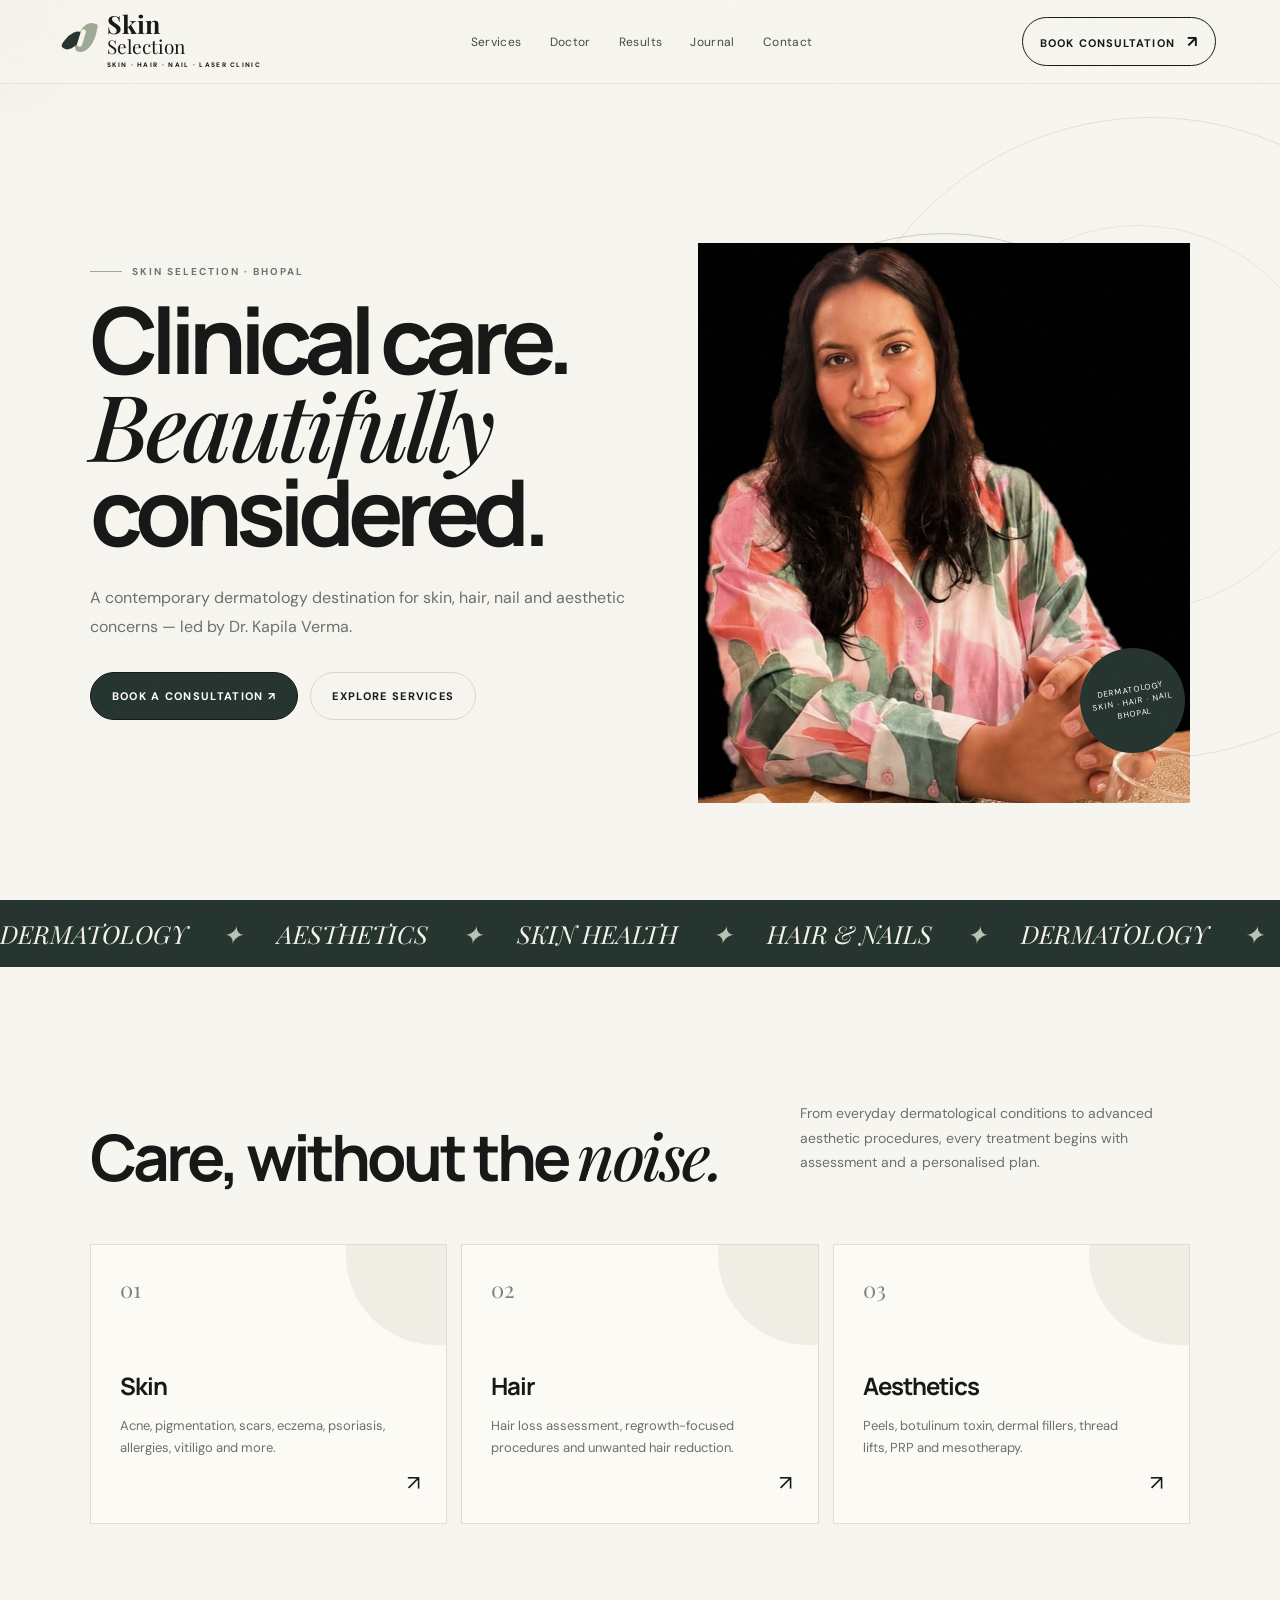
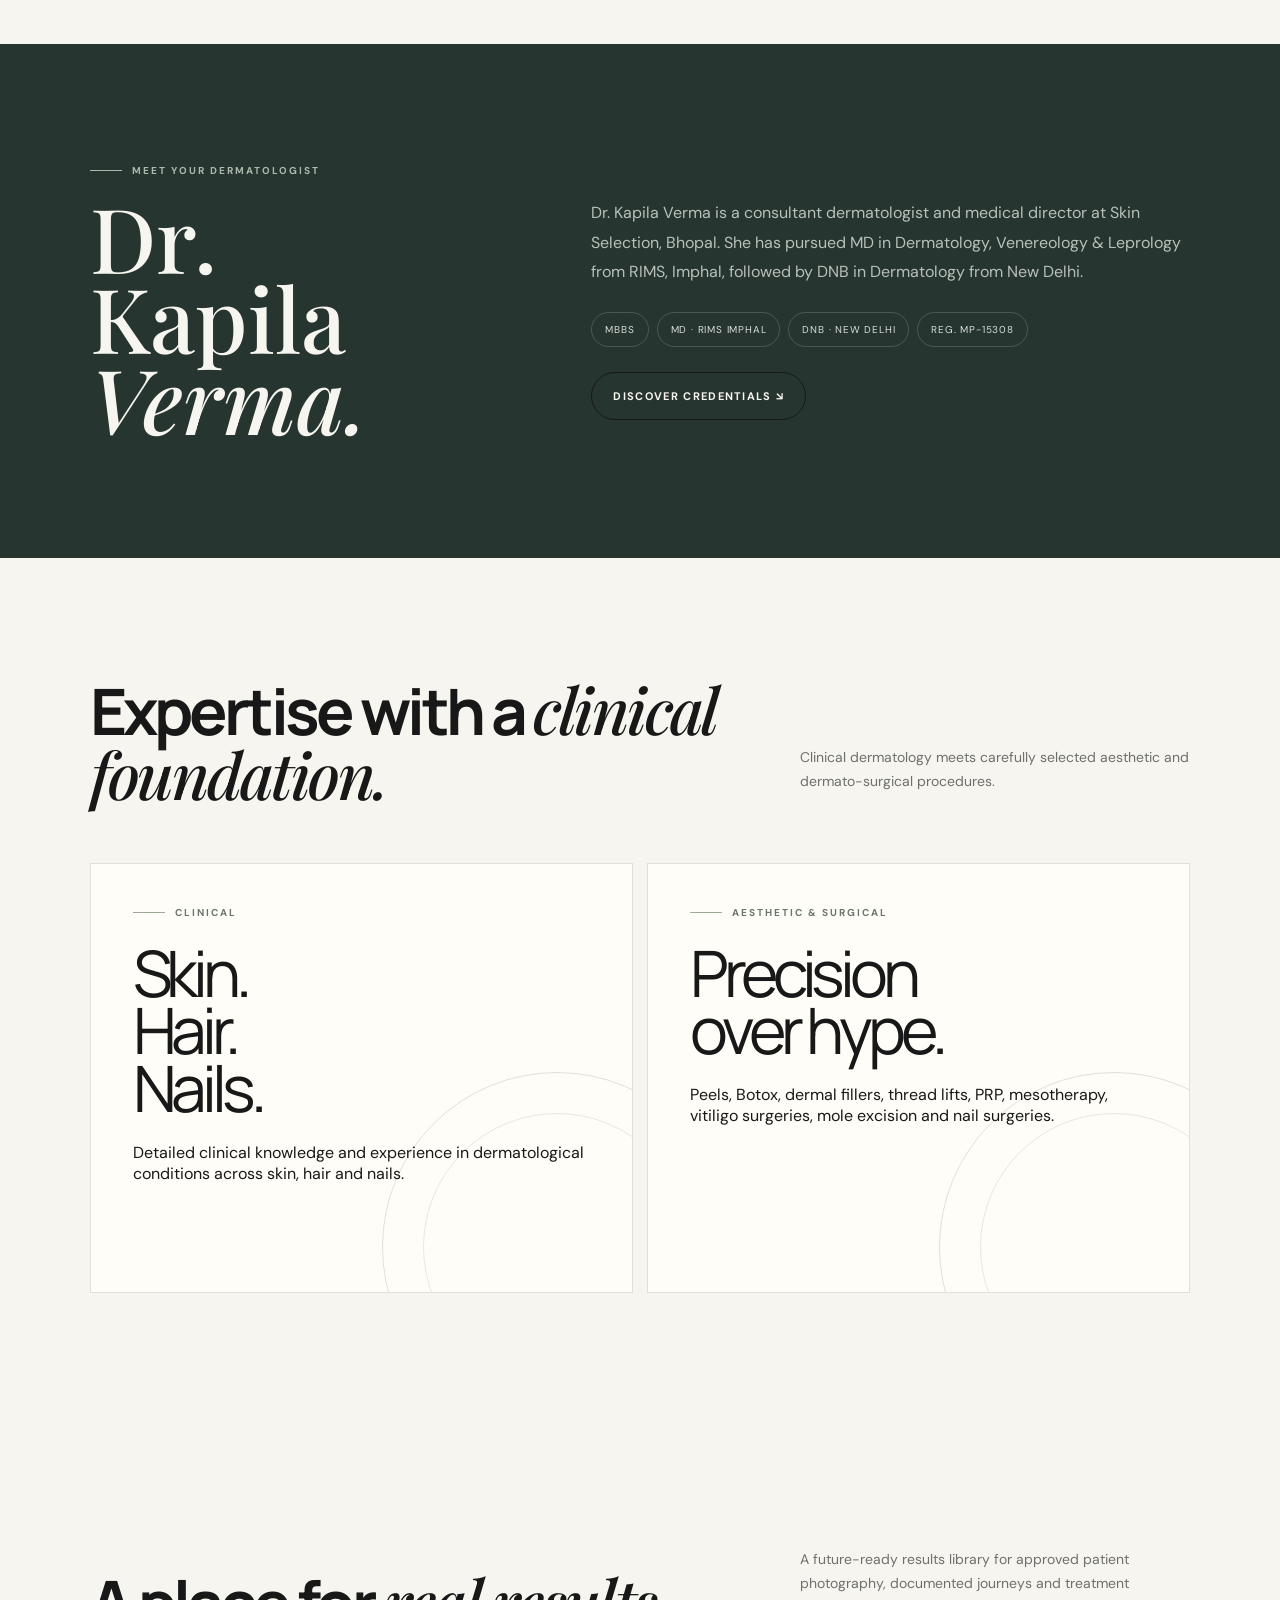
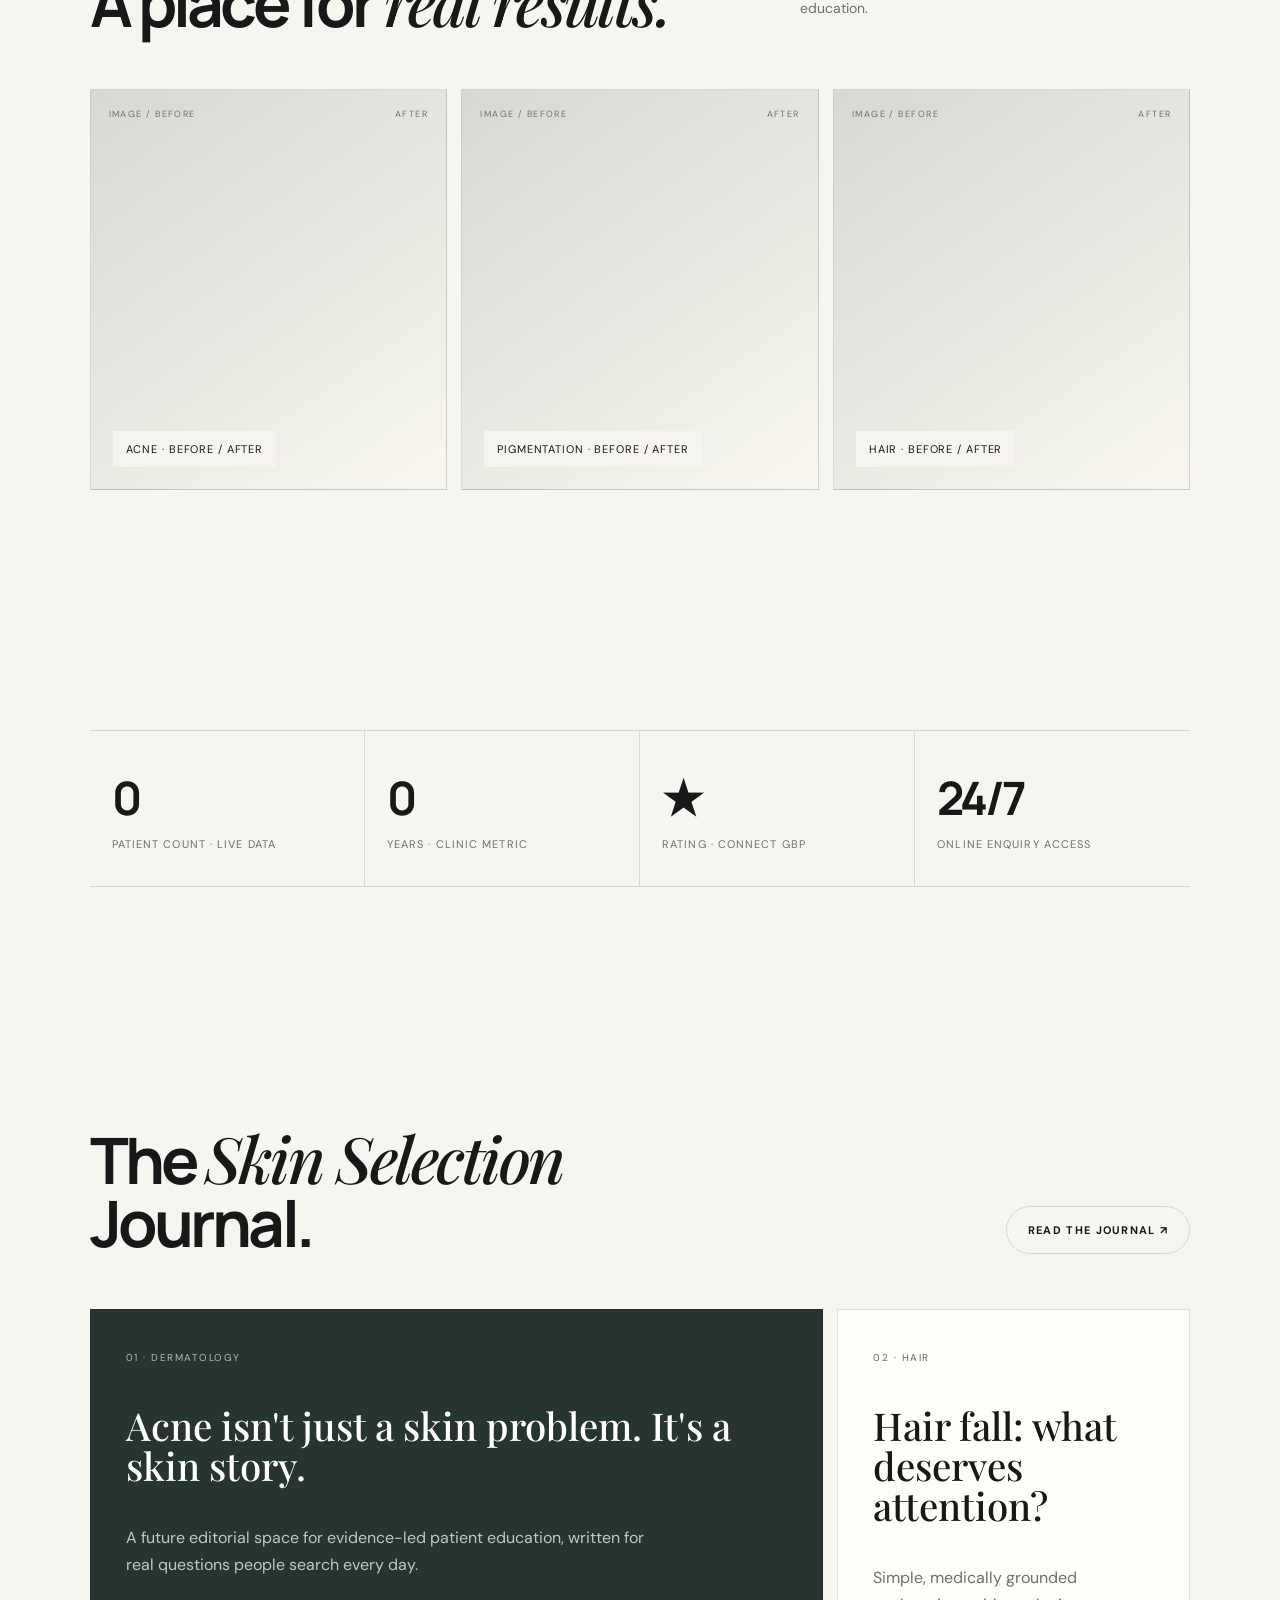
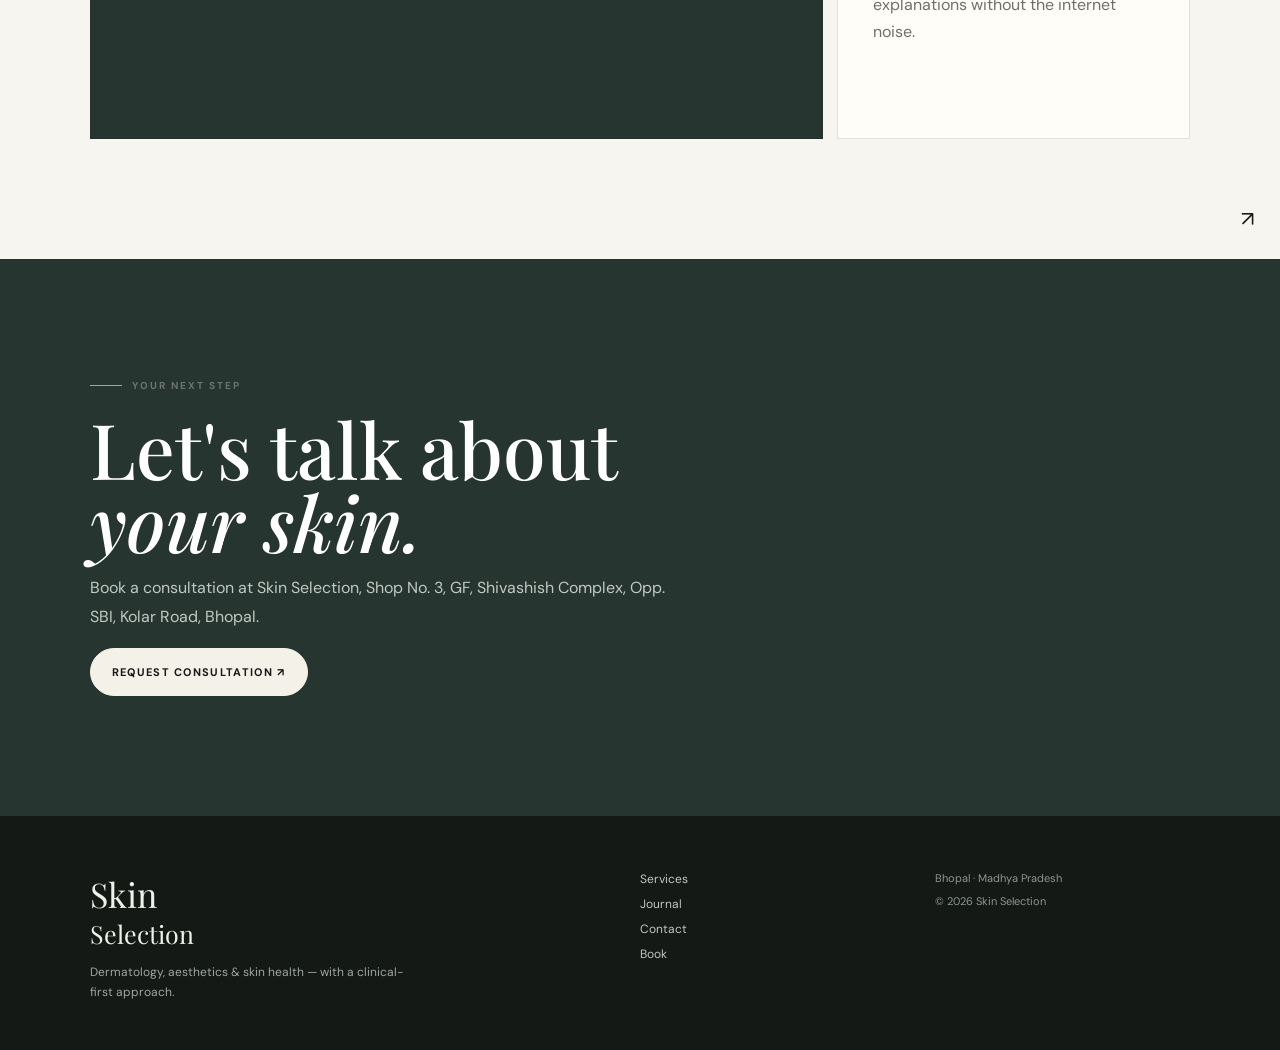
<file: index.html>
<!doctype html><html lang="en"><head><meta charset="utf-8"><meta name="viewport" content="width=device-width,initial-scale=1">
<title>Dermatology, reimagined · Skin Selection</title><meta name="description" content="Skin Selection — dermatologist-led skin, hair, nail and laser care in Bhopal.">
<link rel="stylesheet" href="style.css"></head><body>
<div class="cursor-orb" id="cursorOrb"></div>
<div class="grain"></div>
<div class="progress" id="progress"></div>
<header class="nav">
  <a class="brand" href="index.html" aria-label="Skin Selection home">
    <span class="brand-mark"><i></i><b></b></span>
    <span><strong>Skin</strong><em>Selection</em><small>SKIN · HAIR · NAIL · LASER CLINIC</small></span>
  </a>
  <nav id="navLinks">
    <a href="services.html">Services</a>
    <a href="index.html#doctor">Doctor</a>
    <a href="index.html#results">Results</a>
    <a href="blog.html">Journal</a>
    <a href="contact.html">Contact</a>
  </nav>
  <a class="nav-cta" href="booking.html">Book consultation <span>↗</span></a>
  <button class="menu" id="menuBtn" aria-label="Open menu"><span></span><span></span></button>
</header>

<main>
<section class="hero">
 <div class="hero-copy reveal">
  <div class="eyebrow">Skin Selection · Bhopal</div>
  <h1>Clinical care.<br><span class="serif">Beautifully</span><br>considered.</h1>
  <p>A contemporary dermatology destination for skin, hair, nail and aesthetic concerns — led by Dr. Kapila Verma.</p>
  <div class="actions"><a class="btn primary" href="booking.html">Book a consultation ↗</a><a class="btn ghost" href="services.html">Explore services</a></div>
 </div>
 <div class="hero-art reveal">
  <div class="orbit"></div>

  <img
    class="doctor-portrait"
    src="images/dr-kapila.jpg"
    alt="Dr. Kapila Verma Wadhwani, consultant dermatologist at Skin Selection, Bhopal"
  >

  <div class="stamp">
    Dermatology<br>
    Skin · Hair · Nail<br>
    Bhopal
  </div>
</div>
</section>
<div class="marquee"><div class="marquee-track">DERMATOLOGY <span>✦</span> AESTHETICS <span>✦</span> SKIN HEALTH <span>✦</span> HAIR &amp; NAILS <span>✦</span> DERMATOLOGY <span>✦</span> AESTHETICS <span>✦</span> SKIN HEALTH <span>✦</span> HAIR &amp; NAILS <span>✦</span></div></div>

<section class="section reveal" id="services">
 <div class="section-head"><h2>Care, without the <span class="serif">noise.</span></h2><p>From everyday dermatological conditions to advanced aesthetic procedures, every treatment begins with assessment and a personalised plan.</p></div>
 <div class="cards">
  <a class="card" href="services.html"><span class="num">01</span><h3>Skin</h3><p>Acne, pigmentation, scars, eczema, psoriasis, allergies, vitiligo and more.</p><span class="arrow">↗</span></a>
  <a class="card" href="services.html"><span class="num">02</span><h3>Hair</h3><p>Hair loss assessment, regrowth-focused procedures and unwanted hair reduction.</p><span class="arrow">↗</span></a>
  <a class="card" href="services.html"><span class="num">03</span><h3>Aesthetics</h3><p>Peels, botulinum toxin, dermal fillers, thread lifts, PRP and mesotherapy.</p><span class="arrow">↗</span></a>
 </div>
</section>

<section class="section doctor" id="doctor">
 <div class="reveal"><div class="eyebrow">Meet your dermatologist</div><h2>Dr. Kapila<br><i>Verma.</i></h2></div>
 <div class="doctor-copy reveal"><p>Dr. Kapila Verma is a consultant dermatologist and medical director at Skin Selection, Bhopal. She has pursued MD in Dermatology, Venereology &amp; Leprology from RIMS, Imphal, followed by DNB in Dermatology from New Delhi.</p>
 <div class="credentials"><span class="pill">MBBS</span><span class="pill">MD · RIMS Imphal</span><span class="pill">DNB · New Delhi</span><span class="pill">Reg. MP-15308</span></div>
 <a class="btn" href="#credentials">Discover credentials ↘</a></div>
</section>

<section class="section" id="credentials">
 <div class="section-head reveal"><h2>Expertise with a <span class="serif">clinical foundation.</span></h2><p>Clinical dermatology meets carefully selected aesthetic and dermato-surgical procedures.</p></div>
 <div class="split">
  <div class="panel reveal"><div class="eyebrow">Clinical</div><div class="big">Skin.<br>Hair.<br>Nails.</div><p>Detailed clinical knowledge and experience in dermatological conditions across skin, hair and nails.</p><div class="rings"></div></div>
  <div class="panel reveal"><div class="eyebrow">Aesthetic &amp; surgical</div><div class="big">Precision<br>over hype.</div><p>Peels, Botox, dermal fillers, thread lifts, PRP, mesotherapy, vitiligo surgeries, mole excision and nail surgeries.</p><div class="rings"></div></div>
 </div>
</section>

<section class="section" id="results">
 <div class="section-head reveal"><h2>A place for <span class="serif">real results.</span></h2><p>A future-ready results library for approved patient photography, documented journeys and treatment education.</p></div>
 <div class="result-grid">
  <div class="result reveal"><span>Acne · Before / After</span></div><div class="result reveal"><span>Pigmentation · Before / After</span></div><div class="result reveal"><span>Hair · Before / After</span></div>
 </div>
</section>

<section class="section reveal">
 <div class="stats">
  <div class="stat"><strong data-count="0">0</strong><span>Patient count · live data</span></div>
  <div class="stat"><strong data-count="0">0</strong><span>Years · clinic metric</span></div>
  <div class="stat"><strong>★</strong><span>Rating · connect GBP</span></div>
  <div class="stat"><strong>24/7</strong><span>Online enquiry access</span></div>
 </div>
</section>

<section class="section">
 <div class="section-head reveal"><h2>The <span class="serif">Skin Selection</span> Journal.</h2><a class="btn ghost" href="blog.html">Read the journal ↗</a></div>
 <div class="journal-grid">
  <article class="article feature reveal"><small>01 · Dermatology</small><h3>Acne isn't just a skin problem. It's a skin story.</h3><p>A future editorial space for evidence-led patient education, written for real questions people search every day.</p></article>
  <article class="article reveal"><small>02 · Hair</small><h3>Hair fall: what deserves attention?</h3><p>Simple, medically grounded explanations without the internet noise.</p><a class="arrow" href="blog.html">↗</a></article>
 </div>
</section>

<section class="section booking reveal"><div class="eyebrow">Your next step</div><h2>Let's talk about<br><i>your skin.</i></h2><p>Book a consultation at Skin Selection, Shop No. 3, GF, Shivashish Complex, Opp. SBI, Kolar Road, Bhopal.</p><a class="btn primary" href="booking.html">Request consultation ↗</a></section>
</main>

<footer class="footer">
  <div>
    <div class="footer-brand">Skin <span>Selection</span></div>
    <p>Dermatology, aesthetics &amp; skin health — with a clinical-first approach.</p>
  </div>
  <div class="footer-links">
    <a href="services.html">Services</a><a href="blog.html">Journal</a>
    <a href="contact.html">Contact</a><a href="booking.html">Book</a>
  </div>
  <div class="footer-meta">
    <span>Bhopal · Madhya Pradesh</span>
    <span>© 2026 Skin Selection</span>
  </div>
</footer>
<script src="script.js"></script></body></html>
</file>
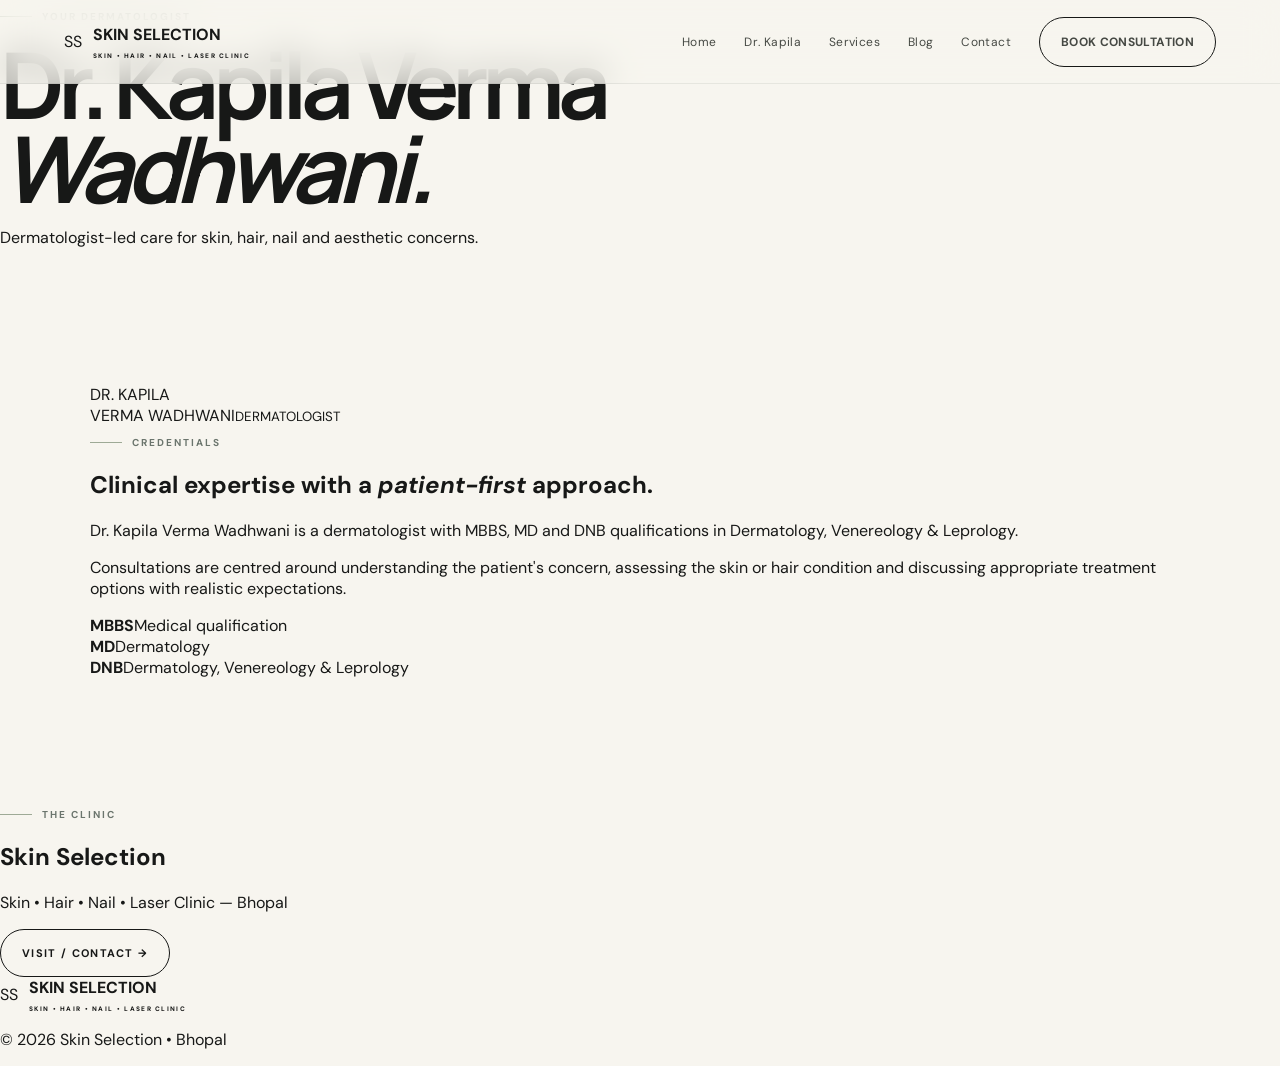
<file: about.html>
<!DOCTYPE html><html lang="en"><head><meta charset="UTF-8"><meta name="viewport" content="width=device-width,initial-scale=1"><title>Dr. Kapila Verma Wadhwani | Skin Selection</title><meta name="description" content="Meet Dr. Kapila Verma Wadhwani, dermatologist at Skin Selection, Bhopal."><link rel="stylesheet" href="style.css"></head><body>
<header class="nav"><a class="brand" href="index.html"><span class="mark">SS</span><span><b>SKIN SELECTION</b><small>SKIN • HAIR • NAIL • LASER CLINIC</small></span></a><nav><a href="index.html">Home</a><a class="active" href="about.html">Dr. Kapila</a><a href="treatments.html">Services</a><a href="blog.html">Blog</a><a href="contact.html">Contact</a><a class="btn small" href="booking.html">Book Consultation</a></nav><button class="menu">☰</button></header>
<section class="pagehero"><p class="eyebrow">YOUR DERMATOLOGIST</p><h1>Dr. Kapila Verma<br><i>Wadhwani.</i></h1><p>Dermatologist-led care for skin, hair, nail and aesthetic concerns.</p></section>
<section class="profile section"><div class="profile-art"><div class="portrait"><span>DR. KAPILA<br>VERMA WADHWANI</span><small>DERMATOLOGIST</small></div></div><div><p class="eyebrow">CREDENTIALS</p><h2>Clinical expertise with a <i>patient-first</i> approach.</h2><p>Dr. Kapila Verma Wadhwani is a dermatologist with MBBS, MD and DNB qualifications in Dermatology, Venereology & Leprology.</p><p>Consultations are centred around understanding the patient's concern, assessing the skin or hair condition and discussing appropriate treatment options with realistic expectations.</p><div class="credential-list"><div><b>MBBS</b><span>Medical qualification</span></div><div><b>MD</b><span>Dermatology</span></div><div><b>DNB</b><span>Dermatology, Venereology & Leprology</span></div></div></div></section>
<section class="band"><div><p class="eyebrow">THE CLINIC</p><h2>Skin Selection</h2><p>Skin • Hair • Nail • Laser Clinic — Bhopal</p></div><a class="btn light" href="contact.html">Visit / Contact →</a></section>
<footer><div class="brand"><span class="mark">SS</span><span><b>SKIN SELECTION</b><small>SKIN • HAIR • NAIL • LASER CLINIC</small></span></div><p>© 2026 Skin Selection • Bhopal</p></footer><script src="script.js"></script></body></html>
</file>
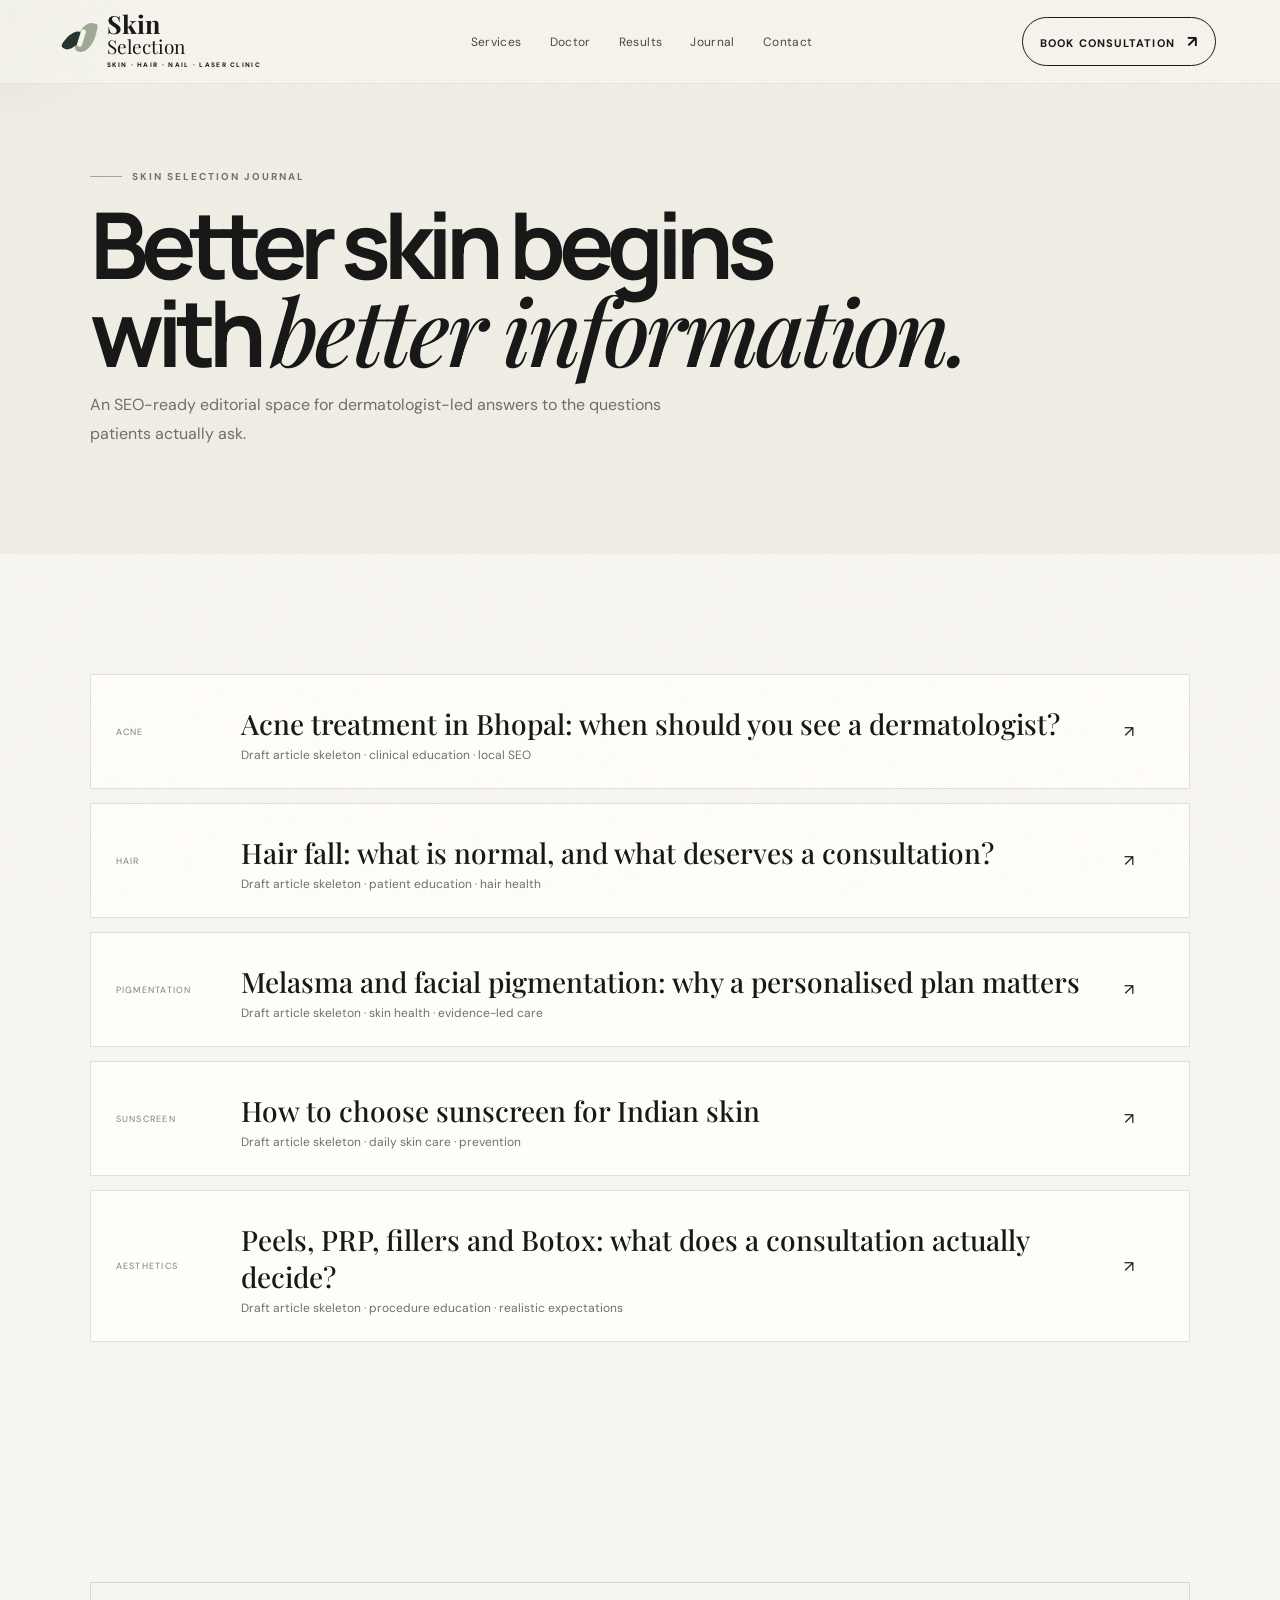
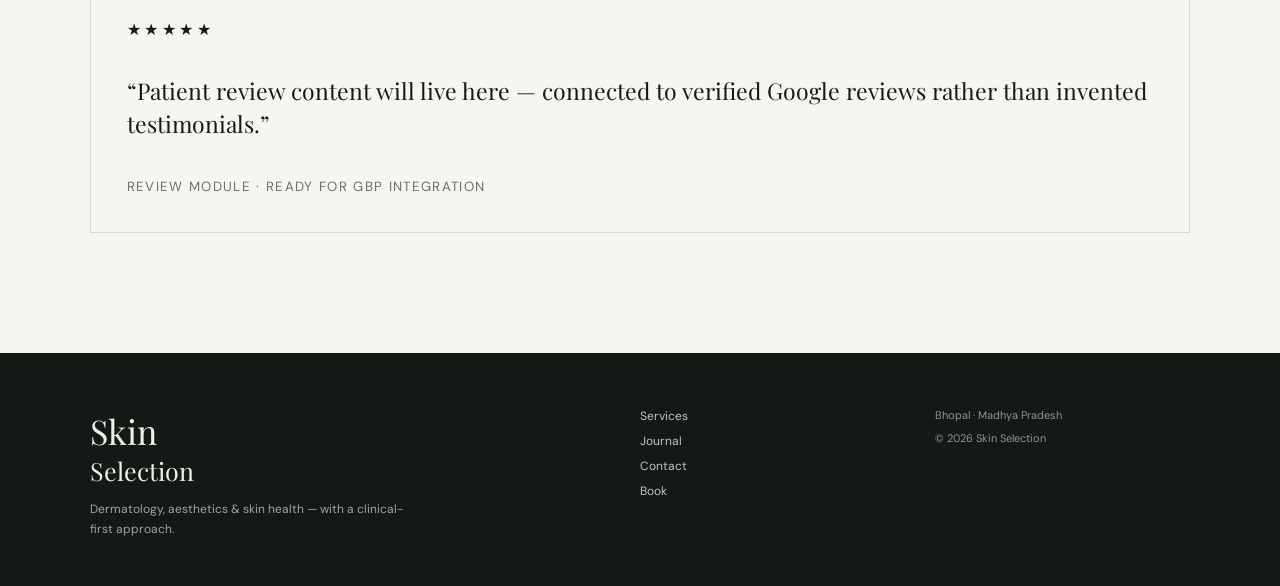
<file: blog.html>
<!doctype html><html lang="en"><head><meta charset="utf-8"><meta name="viewport" content="width=device-width,initial-scale=1">
<title>Journal · Skin Selection</title><meta name="description" content="Skin Selection — dermatologist-led skin, hair, nail and laser care in Bhopal.">
<link rel="stylesheet" href="style.css"></head><body>
<div class="cursor-orb" id="cursorOrb"></div>
<div class="grain"></div>
<div class="progress" id="progress"></div>
<header class="nav">
  <a class="brand" href="index.html" aria-label="Skin Selection home">
    <span class="brand-mark"><i></i><b></b></span>
    <span><strong>Skin</strong><em>Selection</em><small>SKIN · HAIR · NAIL · LASER CLINIC</small></span>
  </a>
  <nav id="navLinks">
    <a href="services.html">Services</a>
    <a href="index.html#doctor">Doctor</a>
    <a href="index.html#results">Results</a>
    <a href="blog.html">Journal</a>
    <a href="contact.html">Contact</a>
  </nav>
  <a class="nav-cta" href="booking.html">Book consultation <span>↗</span></a>
  <button class="menu" id="menuBtn" aria-label="Open menu"><span></span><span></span></button>
</header>

<main>
<section class="page-hero"><div class="reveal"><div class="eyebrow">Skin Selection Journal</div><h1>Better skin begins<br>with <span class="serif">better information.</span></h1><p>An SEO-ready editorial space for dermatologist-led answers to the questions patients actually ask.</p></div></section>
<section class="section"><div class="blog-list">
<article class="blog-card reveal"><div class="tag">Acne</div><div><h3>Acne treatment in Bhopal: when should you see a dermatologist?</h3><p>Draft article skeleton · clinical education · local SEO</p></div><span>↗</span></article>
<article class="blog-card reveal"><div class="tag">Hair</div><div><h3>Hair fall: what is normal, and what deserves a consultation?</h3><p>Draft article skeleton · patient education · hair health</p></div><span>↗</span></article>
<article class="blog-card reveal"><div class="tag">Pigmentation</div><div><h3>Melasma and facial pigmentation: why a personalised plan matters</h3><p>Draft article skeleton · skin health · evidence-led care</p></div><span>↗</span></article>
<article class="blog-card reveal"><div class="tag">Sunscreen</div><div><h3>How to choose sunscreen for Indian skin</h3><p>Draft article skeleton · daily skin care · prevention</p></div><span>↗</span></article>
<article class="blog-card reveal"><div class="tag">Aesthetics</div><div><h3>Peels, PRP, fillers and Botox: what does a consultation actually decide?</h3><p>Draft article skeleton · procedure education · realistic expectations</p></div><span>↗</span></article>
</div></section>
<section class="section"><div class="review reveal"><div class="stars">★★★★★</div><p>“Patient review content will live here — connected to verified Google reviews rather than invented testimonials.”</p><small>Review module · ready for GBP integration</small></div></section>
</main>

<footer class="footer">
  <div>
    <div class="footer-brand">Skin <span>Selection</span></div>
    <p>Dermatology, aesthetics &amp; skin health — with a clinical-first approach.</p>
  </div>
  <div class="footer-links">
    <a href="services.html">Services</a><a href="blog.html">Journal</a>
    <a href="contact.html">Contact</a><a href="booking.html">Book</a>
  </div>
  <div class="footer-meta">
    <span>Bhopal · Madhya Pradesh</span>
    <span>© 2026 Skin Selection</span>
  </div>
</footer>
<script src="script.js"></script></body></html>
</file>
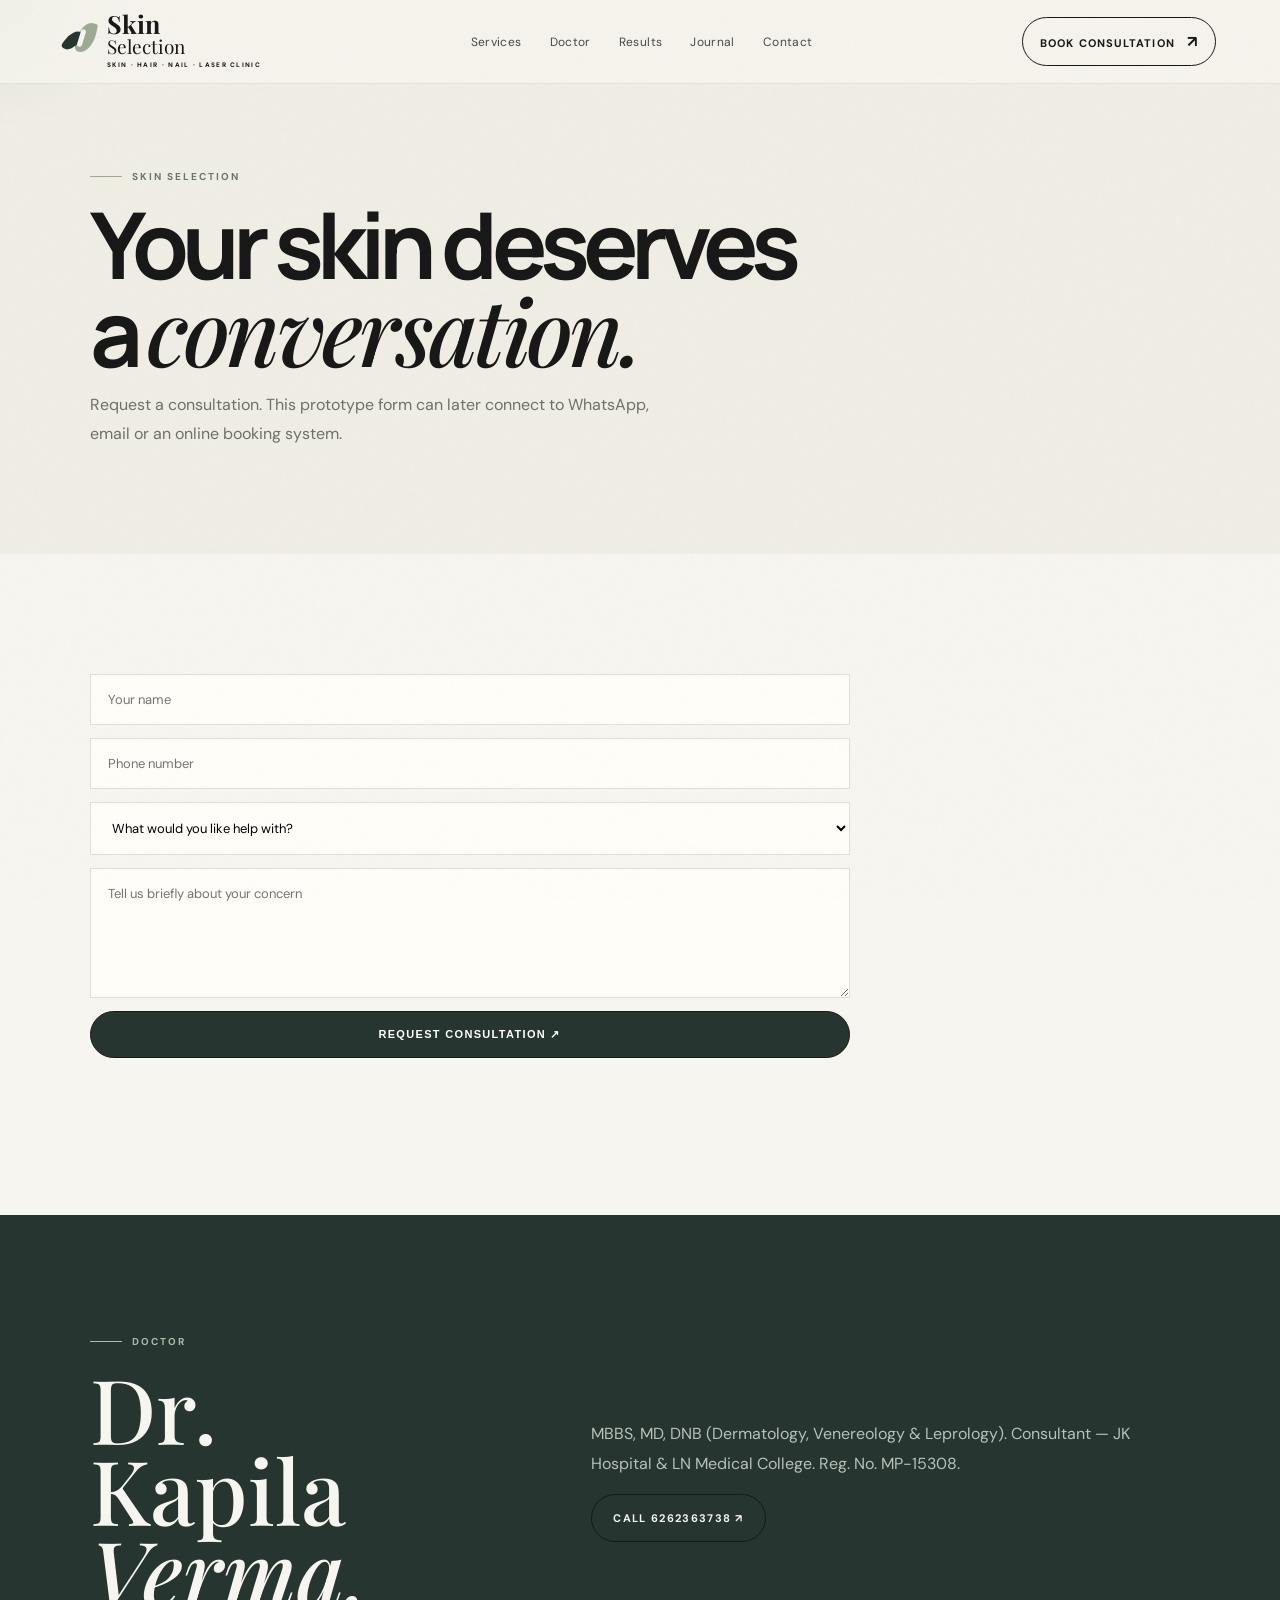
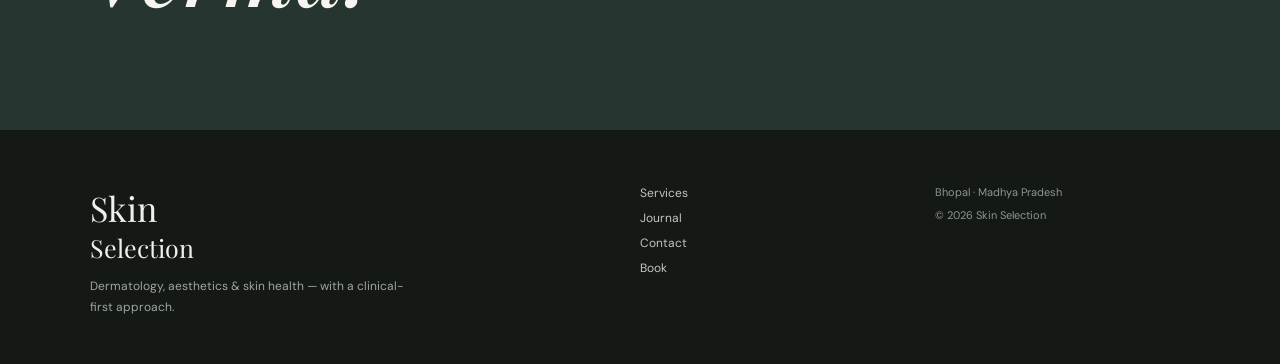
<file: booking.html>
<!doctype html><html lang="en"><head><meta charset="utf-8"><meta name="viewport" content="width=device-width,initial-scale=1">
<title>Book a consultation · Skin Selection</title><meta name="description" content="Skin Selection — dermatologist-led skin, hair, nail and laser care in Bhopal.">
<link rel="stylesheet" href="style.css"></head><body>
<div class="cursor-orb" id="cursorOrb"></div>
<div class="grain"></div>
<div class="progress" id="progress"></div>
<header class="nav">
  <a class="brand" href="index.html" aria-label="Skin Selection home">
    <span class="brand-mark"><i></i><b></b></span>
    <span><strong>Skin</strong><em>Selection</em><small>SKIN · HAIR · NAIL · LASER CLINIC</small></span>
  </a>
  <nav id="navLinks">
    <a href="services.html">Services</a>
    <a href="index.html#doctor">Doctor</a>
    <a href="index.html#results">Results</a>
    <a href="blog.html">Journal</a>
    <a href="contact.html">Contact</a>
  </nav>
  <a class="nav-cta" href="booking.html">Book consultation <span>↗</span></a>
  <button class="menu" id="menuBtn" aria-label="Open menu"><span></span><span></span></button>
</header>

<main>
<section class="page-hero"><div class="reveal"><div class="eyebrow">Skin Selection</div><h1>Your skin deserves<br>a <span class="serif">conversation.</span></h1><p>Request a consultation. This prototype form can later connect to WhatsApp, email or an online booking system.</p></div></section>
<section class="section"><form class="form reveal" id="bookingForm">
<input required placeholder="Your name"><input required type="tel" placeholder="Phone number">
<select><option>What would you like help with?</option><option>Skin concern</option><option>Hair concern</option><option>Nail concern</option><option>Aesthetic consultation</option><option>Laser hair reduction</option><option>Other</option></select>
<textarea placeholder="Tell us briefly about your concern"></textarea><button class="btn primary" type="submit">Request consultation ↗</button><p id="formMsg" style="color:#6e706c;font-size:12px"></p>
</form></section>
<section class="section doctor reveal"><div><div class="eyebrow">Doctor</div><h2>Dr. Kapila<br><i>Verma.</i></h2></div><div class="doctor-copy"><p>MBBS, MD, DNB (Dermatology, Venereology &amp; Leprology). Consultant — JK Hospital &amp; LN Medical College. Reg. No. MP-15308.</p><a class="btn" href="tel:6262363738">Call 6262363738 ↗</a></div></section>
</main>

<footer class="footer">
  <div>
    <div class="footer-brand">Skin <span>Selection</span></div>
    <p>Dermatology, aesthetics &amp; skin health — with a clinical-first approach.</p>
  </div>
  <div class="footer-links">
    <a href="services.html">Services</a><a href="blog.html">Journal</a>
    <a href="contact.html">Contact</a><a href="booking.html">Book</a>
  </div>
  <div class="footer-meta">
    <span>Bhopal · Madhya Pradesh</span>
    <span>© 2026 Skin Selection</span>
  </div>
</footer>
<script src="script.js"></script></body></html>
</file>
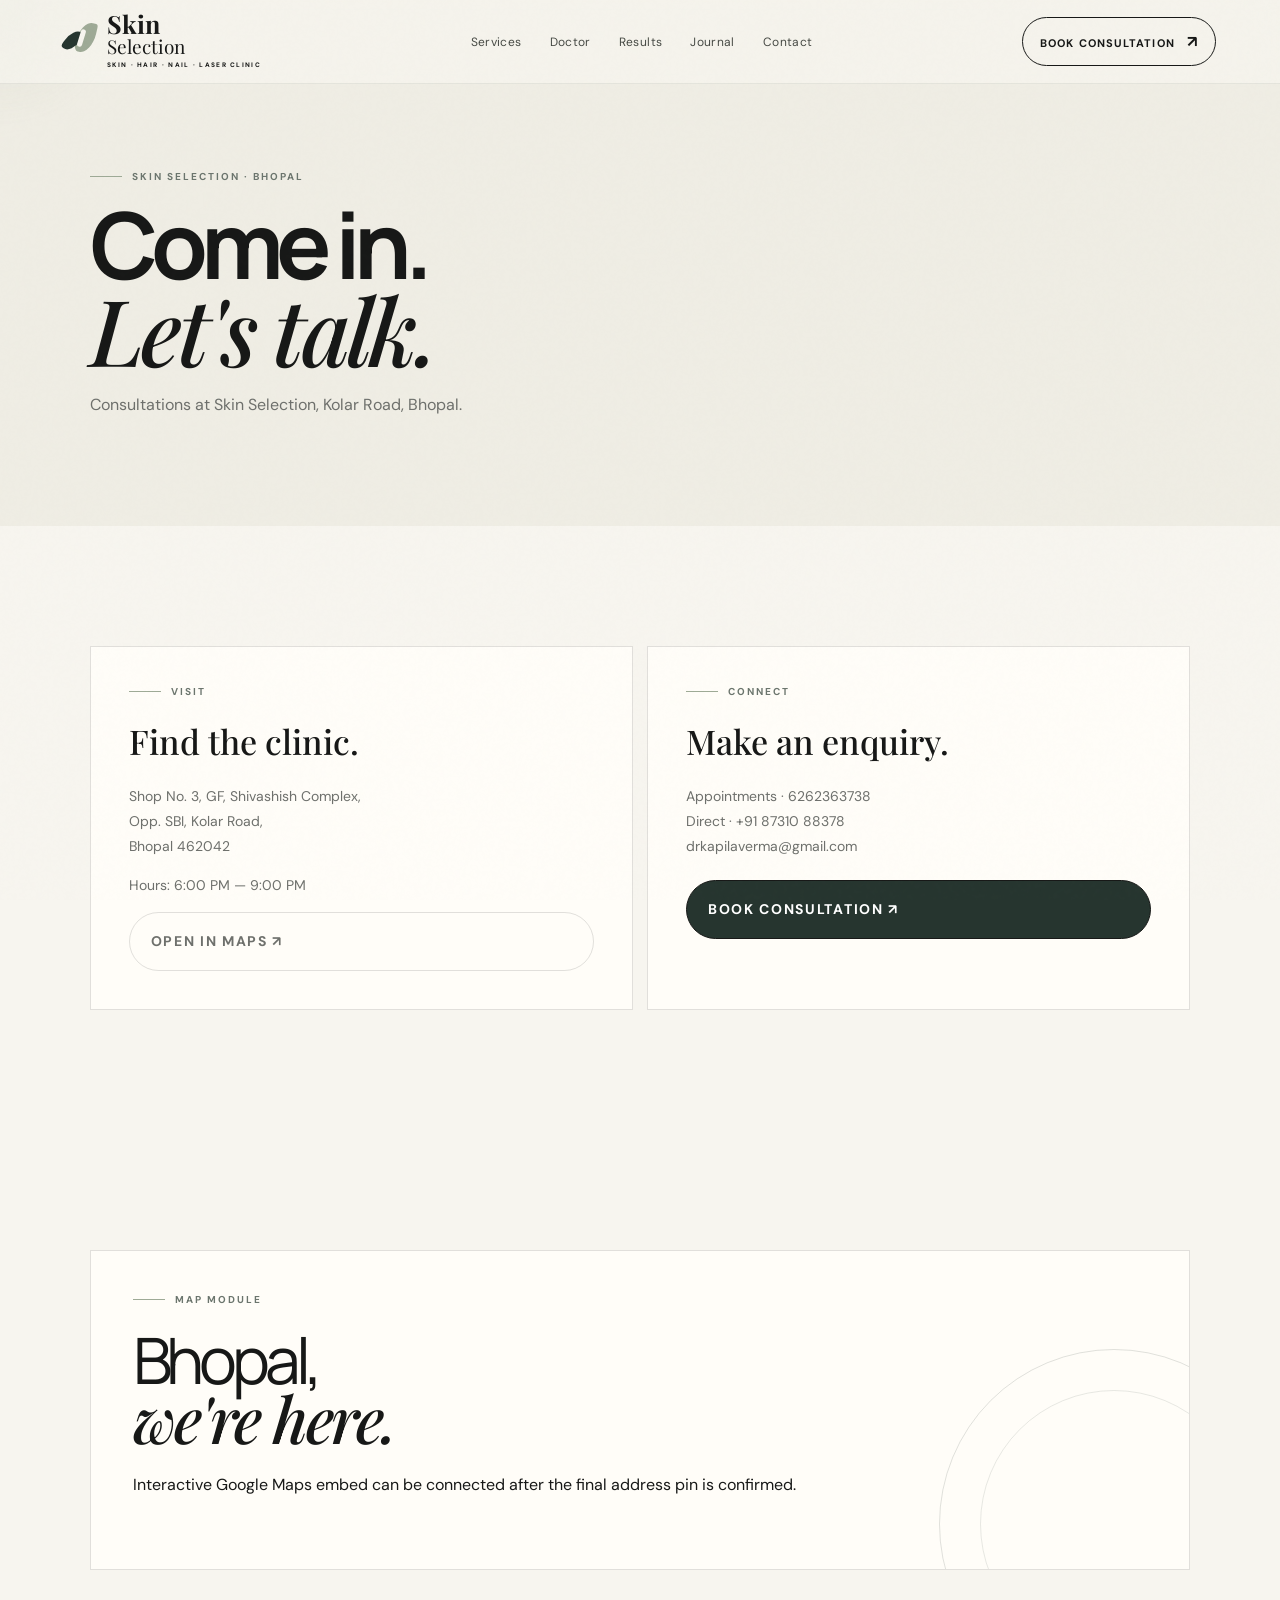
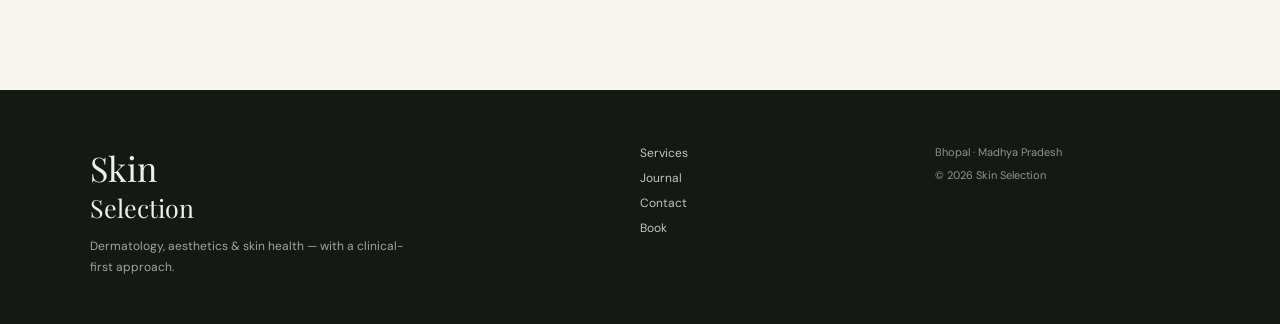
<file: contact.html>
<!doctype html><html lang="en"><head><meta charset="utf-8"><meta name="viewport" content="width=device-width,initial-scale=1">
<title>Contact · Skin Selection</title><meta name="description" content="Skin Selection — dermatologist-led skin, hair, nail and laser care in Bhopal.">
<link rel="stylesheet" href="style.css"></head><body>
<div class="cursor-orb" id="cursorOrb"></div>
<div class="grain"></div>
<div class="progress" id="progress"></div>
<header class="nav">
  <a class="brand" href="index.html" aria-label="Skin Selection home">
    <span class="brand-mark"><i></i><b></b></span>
    <span><strong>Skin</strong><em>Selection</em><small>SKIN · HAIR · NAIL · LASER CLINIC</small></span>
  </a>
  <nav id="navLinks">
    <a href="services.html">Services</a>
    <a href="index.html#doctor">Doctor</a>
    <a href="index.html#results">Results</a>
    <a href="blog.html">Journal</a>
    <a href="contact.html">Contact</a>
  </nav>
  <a class="nav-cta" href="booking.html">Book consultation <span>↗</span></a>
  <button class="menu" id="menuBtn" aria-label="Open menu"><span></span><span></span></button>
</header>

<main>
<section class="page-hero"><div class="reveal"><div class="eyebrow">Skin Selection · Bhopal</div><h1>Come in.<br><span class="serif">Let's talk.</span></h1><p>Consultations at Skin Selection, Kolar Road, Bhopal.</p></div></section>
<section class="section"><div class="contact-grid">
<div class="contact-card reveal"><div class="eyebrow">Visit</div><h3>Find the clinic.</h3><p>Shop No. 3, GF, Shivashish Complex,<br>Opp. SBI, Kolar Road,<br>Bhopal 462042</p><p>Hours: 6:00 PM — 9:00 PM</p><a class="btn ghost" href="https://www.google.com/maps/search/?api=1&query=Shivashish+Complex+Kolar+Road+Bhopal+462042">Open in Maps ↗</a></div>
<div class="contact-card reveal"><div class="eyebrow">Connect</div><h3>Make an enquiry.</h3><a href="tel:6262363738">Appointments · 6262363738</a><a href="tel:+918731088378">Direct · +91 87310 88378</a><a href="mailto:drkapilaverma@gmail.com">drkapilaverma@gmail.com</a><br><a class="btn primary" href="booking.html">Book consultation ↗</a></div>
</div></section>
<section class="section reveal"><div class="panel" style="min-height:320px"><div class="eyebrow">Map module</div><div class="big">Bhopal,<br><span class="serif">we're here.</span></div><p>Interactive Google Maps embed can be connected after the final address pin is confirmed.</p><div class="rings"></div></div></section>
</main>

<footer class="footer">
  <div>
    <div class="footer-brand">Skin <span>Selection</span></div>
    <p>Dermatology, aesthetics &amp; skin health — with a clinical-first approach.</p>
  </div>
  <div class="footer-links">
    <a href="services.html">Services</a><a href="blog.html">Journal</a>
    <a href="contact.html">Contact</a><a href="booking.html">Book</a>
  </div>
  <div class="footer-meta">
    <span>Bhopal · Madhya Pradesh</span>
    <span>© 2026 Skin Selection</span>
  </div>
</footer>
<script src="script.js"></script></body></html>
</file>
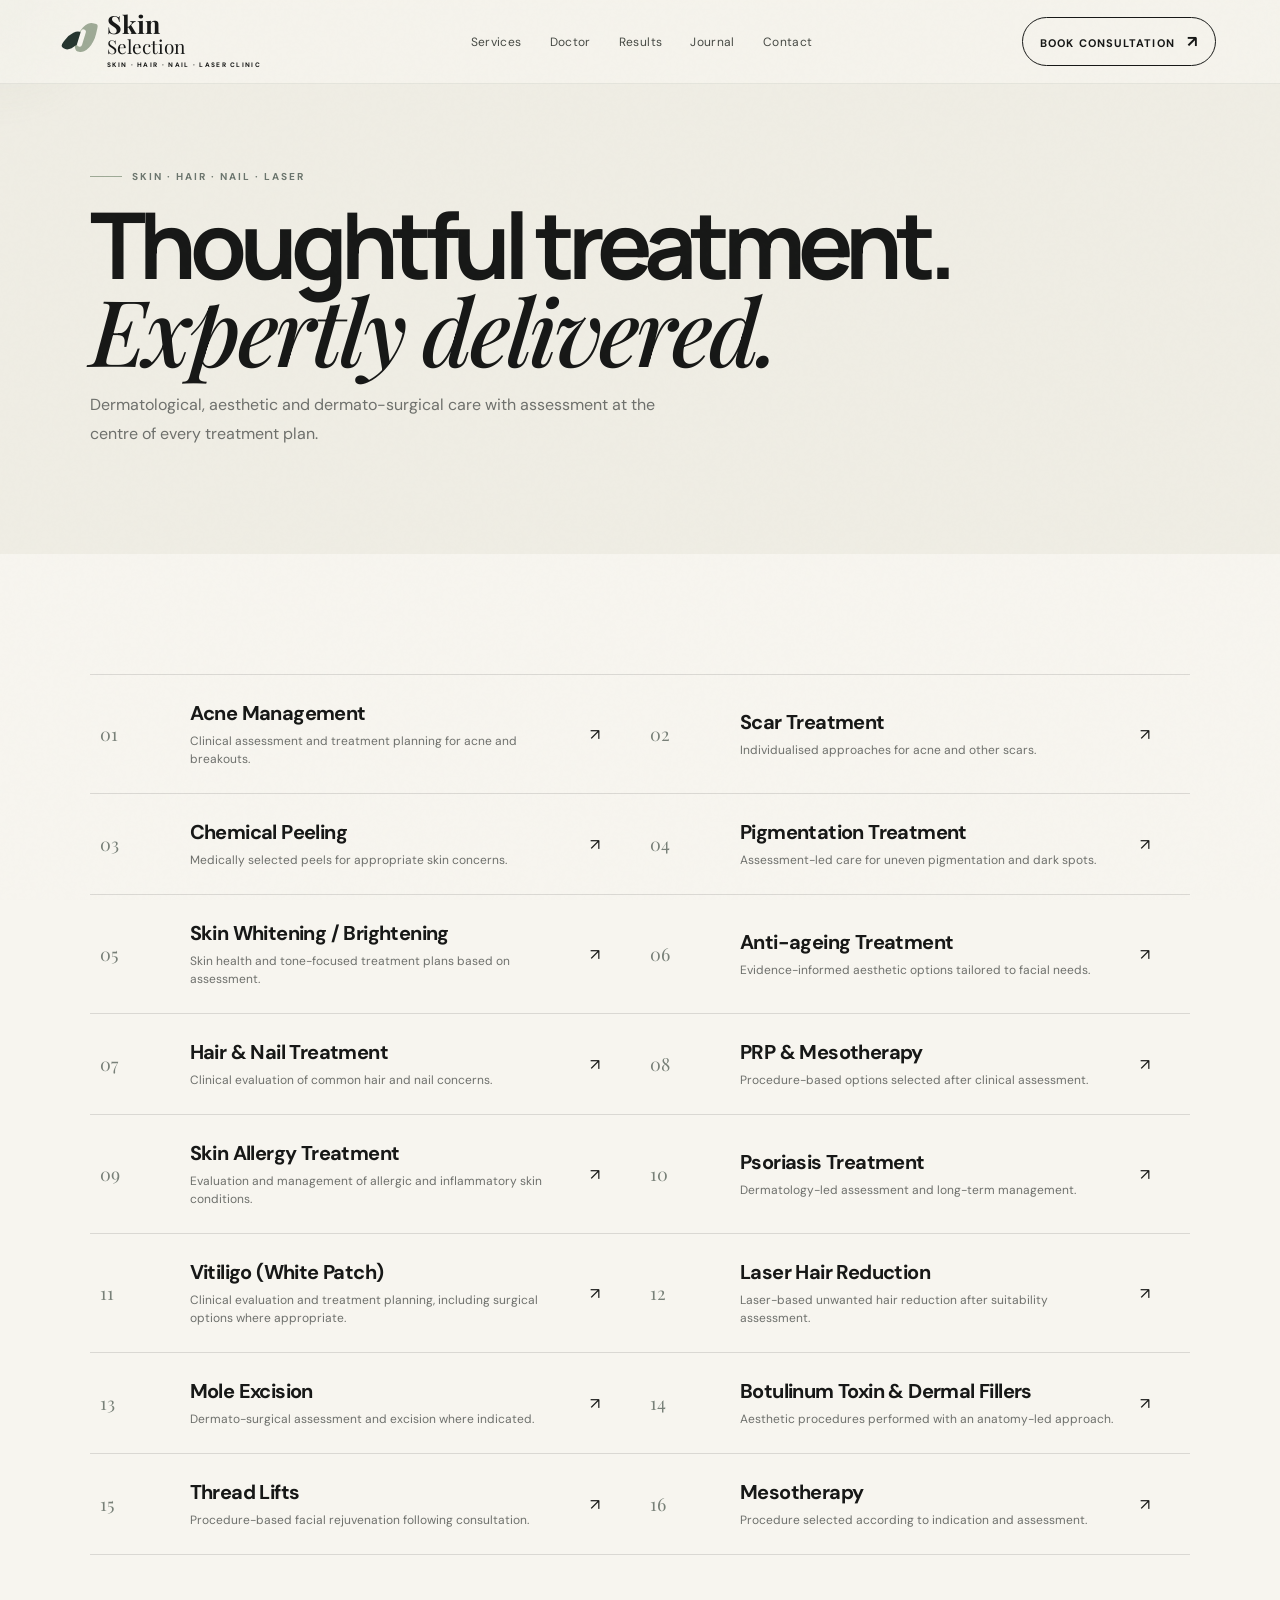
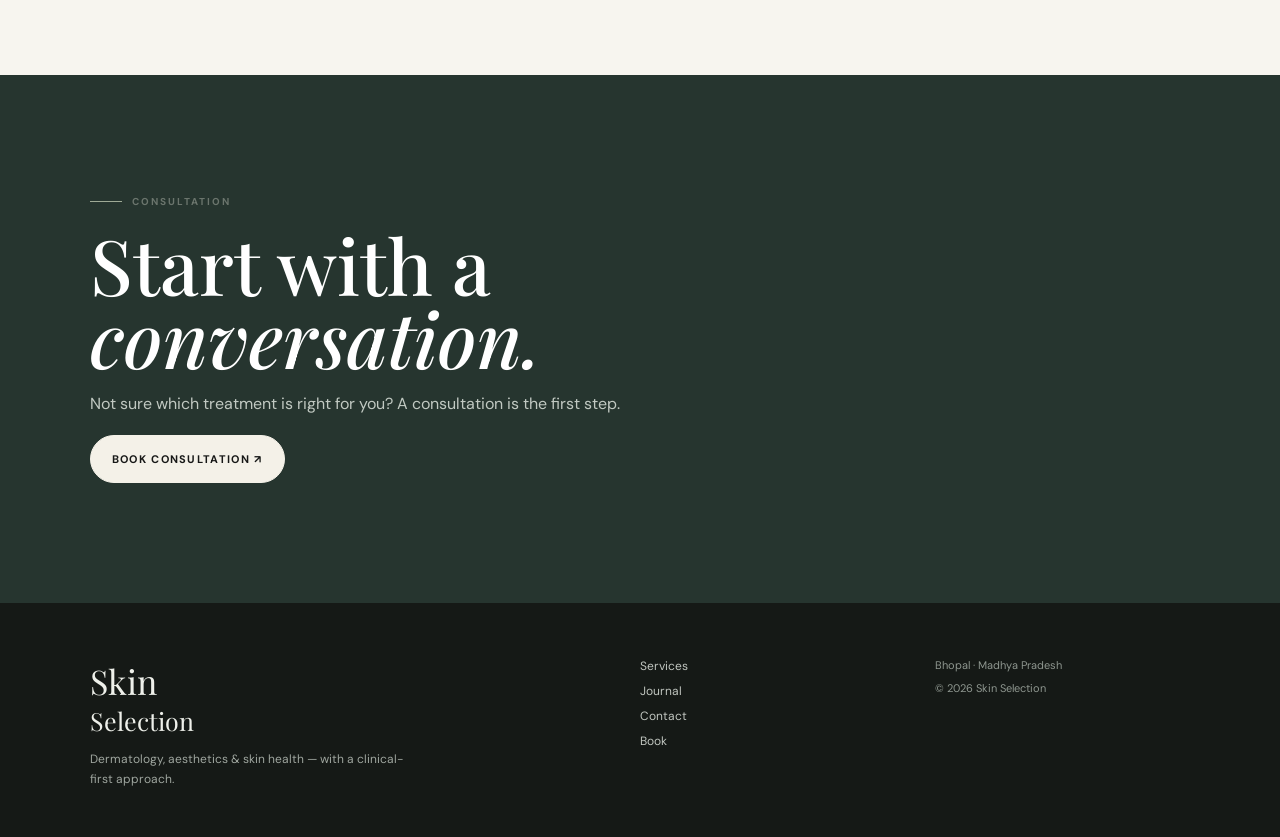
<file: services.html>
<!doctype html><html lang="en"><head><meta charset="utf-8"><meta name="viewport" content="width=device-width,initial-scale=1">
<title>Services · Skin Selection</title><meta name="description" content="Skin Selection — dermatologist-led skin, hair, nail and laser care in Bhopal.">
<link rel="stylesheet" href="style.css"></head><body>
<div class="cursor-orb" id="cursorOrb"></div>
<div class="grain"></div>
<div class="progress" id="progress"></div>
<header class="nav">
  <a class="brand" href="index.html" aria-label="Skin Selection home">
    <span class="brand-mark"><i></i><b></b></span>
    <span><strong>Skin</strong><em>Selection</em><small>SKIN · HAIR · NAIL · LASER CLINIC</small></span>
  </a>
  <nav id="navLinks">
    <a href="services.html">Services</a>
    <a href="index.html#doctor">Doctor</a>
    <a href="index.html#results">Results</a>
    <a href="blog.html">Journal</a>
    <a href="contact.html">Contact</a>
  </nav>
  <a class="nav-cta" href="booking.html">Book consultation <span>↗</span></a>
  <button class="menu" id="menuBtn" aria-label="Open menu"><span></span><span></span></button>
</header>

<main>
<section class="page-hero"><div class="reveal"><div class="eyebrow">Skin · Hair · Nail · Laser</div><h1>Thoughtful treatment.<br><span class="serif">Expertly delivered.</span></h1><p>Dermatological, aesthetic and dermato-surgical care with assessment at the centre of every treatment plan.</p></div></section>
<section class="section"><div class="service-list">
<div class="service-row reveal"><span class="n">01</span><div><h3>Acne Management</h3><p>Clinical assessment and treatment planning for acne and breakouts.</p></div><span>↗</span></div>
<div class="service-row reveal"><span class="n">02</span><div><h3>Scar Treatment</h3><p>Individualised approaches for acne and other scars.</p></div><span>↗</span></div>
<div class="service-row reveal"><span class="n">03</span><div><h3>Chemical Peeling</h3><p>Medically selected peels for appropriate skin concerns.</p></div><span>↗</span></div>
<div class="service-row reveal"><span class="n">04</span><div><h3>Pigmentation Treatment</h3><p>Assessment-led care for uneven pigmentation and dark spots.</p></div><span>↗</span></div>
<div class="service-row reveal"><span class="n">05</span><div><h3>Skin Whitening / Brightening</h3><p>Skin health and tone-focused treatment plans based on assessment.</p></div><span>↗</span></div>
<div class="service-row reveal"><span class="n">06</span><div><h3>Anti-ageing Treatment</h3><p>Evidence-informed aesthetic options tailored to facial needs.</p></div><span>↗</span></div>
<div class="service-row reveal"><span class="n">07</span><div><h3>Hair &amp; Nail Treatment</h3><p>Clinical evaluation of common hair and nail concerns.</p></div><span>↗</span></div>
<div class="service-row reveal"><span class="n">08</span><div><h3>PRP &amp; Mesotherapy</h3><p>Procedure-based options selected after clinical assessment.</p></div><span>↗</span></div>
<div class="service-row reveal"><span class="n">09</span><div><h3>Skin Allergy Treatment</h3><p>Evaluation and management of allergic and inflammatory skin conditions.</p></div><span>↗</span></div>
<div class="service-row reveal"><span class="n">10</span><div><h3>Psoriasis Treatment</h3><p>Dermatology-led assessment and long-term management.</p></div><span>↗</span></div>
<div class="service-row reveal"><span class="n">11</span><div><h3>Vitiligo (White Patch)</h3><p>Clinical evaluation and treatment planning, including surgical options where appropriate.</p></div><span>↗</span></div>
<div class="service-row reveal"><span class="n">12</span><div><h3>Laser Hair Reduction</h3><p>Laser-based unwanted hair reduction after suitability assessment.</p></div><span>↗</span></div>
<div class="service-row reveal"><span class="n">13</span><div><h3>Mole Excision</h3><p>Dermato-surgical assessment and excision where indicated.</p></div><span>↗</span></div>
<div class="service-row reveal"><span class="n">14</span><div><h3>Botulinum Toxin &amp; Dermal Fillers</h3><p>Aesthetic procedures performed with an anatomy-led approach.</p></div><span>↗</span></div>
<div class="service-row reveal"><span class="n">15</span><div><h3>Thread Lifts</h3><p>Procedure-based facial rejuvenation following consultation.</p></div><span>↗</span></div>
<div class="service-row reveal"><span class="n">16</span><div><h3>Mesotherapy</h3><p>Procedure selected according to indication and assessment.</p></div><span>↗</span></div>
</div></section>
<section class="section booking reveal"><div class="eyebrow">Consultation</div><h2>Start with a<br><i>conversation.</i></h2><p>Not sure which treatment is right for you? A consultation is the first step.</p><a class="btn primary" href="booking.html">Book consultation ↗</a></section>
</main>

<footer class="footer">
  <div>
    <div class="footer-brand">Skin <span>Selection</span></div>
    <p>Dermatology, aesthetics &amp; skin health — with a clinical-first approach.</p>
  </div>
  <div class="footer-links">
    <a href="services.html">Services</a><a href="blog.html">Journal</a>
    <a href="contact.html">Contact</a><a href="booking.html">Book</a>
  </div>
  <div class="footer-meta">
    <span>Bhopal · Madhya Pradesh</span>
    <span>© 2026 Skin Selection</span>
  </div>
</footer>
<script src="script.js"></script></body></html>
</file>
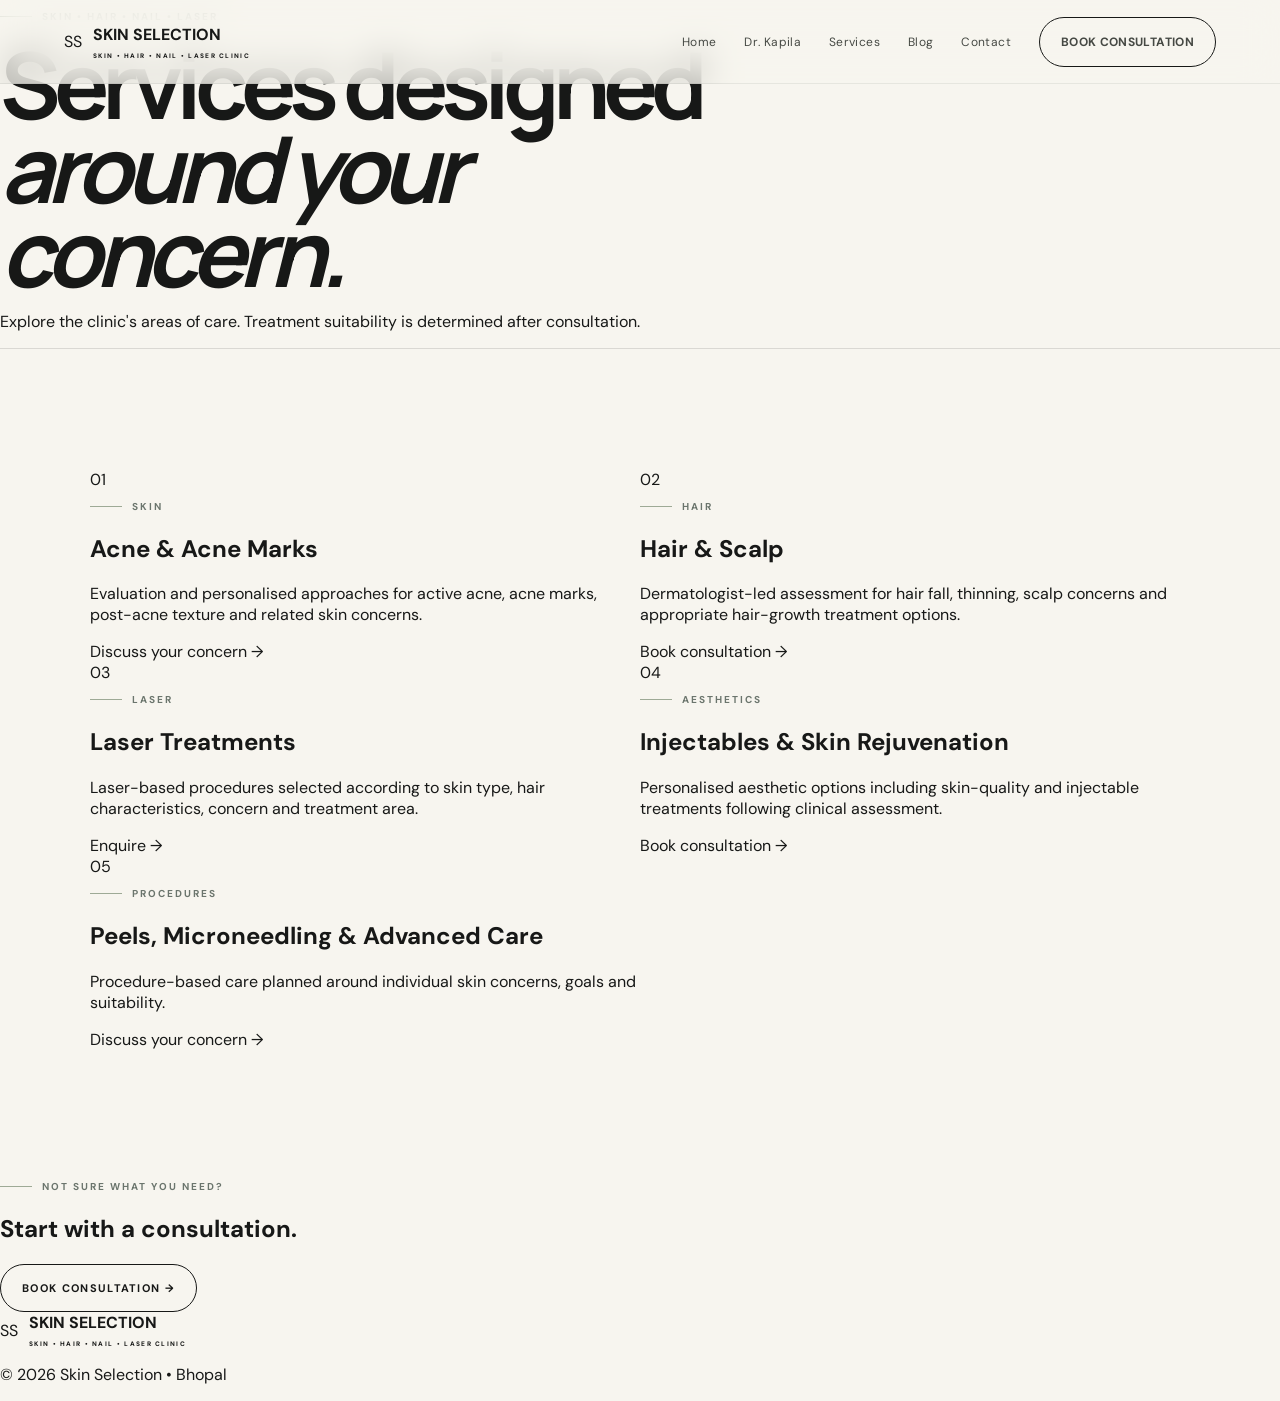
<file: treatments.html>
<!DOCTYPE html><html lang="en"><head><meta charset="UTF-8"><meta name="viewport" content="width=device-width,initial-scale=1"><title>Dermatology Services | Skin Selection Bhopal</title><meta name="description" content="Explore skin, hair, nail, laser and aesthetic dermatology services at Skin Selection, Bhopal."><link rel="stylesheet" href="style.css"></head><body>
<header class="nav"><a class="brand" href="index.html"><span class="mark">SS</span><span><b>SKIN SELECTION</b><small>SKIN • HAIR • NAIL • LASER CLINIC</small></span></a><nav><a href="index.html">Home</a><a href="about.html">Dr. Kapila</a><a class="active" href="treatments.html">Services</a><a href="blog.html">Blog</a><a href="contact.html">Contact</a><a class="btn small" href="booking.html">Book Consultation</a></nav><button class="menu">☰</button></header>
<section class="pagehero"><p class="eyebrow">SKIN • HAIR • NAIL • LASER</p><h1>Services designed<br><i>around your concern.</i></h1><p>Explore the clinic's areas of care. Treatment suitability is determined after consultation.</p></section>
<section class="service-list section">
<article id="acne"><div><span class="number">01</span><p class="eyebrow">SKIN</p><h2>Acne & Acne Marks</h2></div><div><p>Evaluation and personalised approaches for active acne, acne marks, post-acne texture and related skin concerns.</p><a class="link" href="booking.html">Discuss your concern →</a></div></article>
<article id="hair"><div><span class="number">02</span><p class="eyebrow">HAIR</p><h2>Hair & Scalp</h2></div><div><p>Dermatologist-led assessment for hair fall, thinning, scalp concerns and appropriate hair-growth treatment options.</p><a class="link" href="booking.html">Book consultation →</a></div></article>
<article id="laser"><div><span class="number">03</span><p class="eyebrow">LASER</p><h2>Laser Treatments</h2></div><div><p>Laser-based procedures selected according to skin type, hair characteristics, concern and treatment area.</p><a class="link" href="booking.html">Enquire →</a></div></article>
<article id="injectables"><div><span class="number">04</span><p class="eyebrow">AESTHETICS</p><h2>Injectables & Skin Rejuvenation</h2></div><div><p>Personalised aesthetic options including skin-quality and injectable treatments following clinical assessment.</p><a class="link" href="booking.html">Book consultation →</a></div></article>
<article><div><span class="number">05</span><p class="eyebrow">PROCEDURES</p><h2>Peels, Microneedling & Advanced Care</h2></div><div><p>Procedure-based care planned around individual skin concerns, goals and suitability.</p><a class="link" href="booking.html">Discuss your concern →</a></div></article>
</section>
<section class="cta"><p class="eyebrow">NOT SURE WHAT YOU NEED?</p><h2>Start with a consultation.</h2><a class="btn" href="booking.html">Book Consultation →</a></section>
<footer><div class="brand"><span class="mark">SS</span><span><b>SKIN SELECTION</b><small>SKIN • HAIR • NAIL • LASER CLINIC</small></span></div><p>© 2026 Skin Selection • Bhopal</p></footer><script src="script.js"></script></body></html>
</file>
<file: style.css>
@import url('https://fonts.googleapis.com/css2?family=DM+Sans:wght@400;500;600&family=Manrope:wght@500;600;700;800&family=Playfair+Display:ital,wght@0,500;0,600;1,500;1,600&display=swap');
:root{
 --ink:#171817; --muted:#6e706c; --paper:#f7f5ef; --cream:#efede4;
 --sage:#9eaa96; --deep:#26352f; --line:rgba(23,24,23,.13); --white:#fffdf8;
 --serif:'Playfair Display',Georgia,serif; --sans:'DM Sans',Arial,sans-serif; --display:'Manrope',Arial,sans-serif;
}
*{box-sizing:border-box} html{scroll-behavior:smooth} body{margin:0;background:var(--paper);color:var(--ink);font-family:var(--sans);overflow-x:hidden}
a{color:inherit;text-decoration:none}.grain{position:fixed;inset:0;pointer-events:none;z-index:9999;opacity:.045;background-image:url("data:image/svg+xml,%3Csvg viewBox='0 0 180 180' xmlns='http://www.w3.org/2000/svg'%3E%3Cfilter id='n'%3E%3CfeTurbulence type='fractalNoise' baseFrequency='.9' numOctaves='3' stitchTiles='stitch'/%3E%3C/filter%3E%3Crect width='100%25' height='100%25' filter='url(%23n)' opacity='.28'/%3E%3C/svg%3E")}
.cursor-orb{position:fixed;width:260px;height:260px;border-radius:50%;pointer-events:none;z-index:0;transform:translate(-50%,-50%);background:radial-gradient(circle,rgba(158,170,150,.13),transparent 68%);filter:blur(3px)}
.progress{position:fixed;top:0;left:0;height:2px;width:0;background:var(--deep);z-index:10000}
.nav{height:84px;padding:0 5vw;display:flex;align-items:center;justify-content:space-between;position:fixed;top:0;left:0;right:0;z-index:1000;background:rgba(247,245,239,.72);backdrop-filter:blur(18px);border-bottom:1px solid rgba(23,24,23,.07)}
.brand{display:flex;align-items:center;gap:11px}.brand-mark{position:relative;width:32px;height:42px;display:block}.brand-mark:before{content:"";position:absolute;width:18px;height:31px;right:1px;top:1px;border-radius:70% 12% 70% 22%;background:var(--sage);transform:rotate(13deg)}.brand-mark i{position:absolute;width:13px;height:23px;left:2px;top:8px;background:var(--deep);border-radius:70% 18% 70% 20%;transform:rotate(36deg)}.brand-mark b{position:absolute;width:5px;height:18px;background:var(--paper);right:12px;top:8px;transform:rotate(17deg);z-index:2;border-radius:10px}
.brand strong,.brand em{font-family:var(--serif);font-size:25px;line-height:.8;display:block;font-style:normal}.brand em{font-size:19px;margin-top:5px}.brand small{display:block;font-size:6.5px;letter-spacing:1.3px;font-weight:800;margin-top:7px}
.nav nav,.nav #navLinks{display:flex;gap:28px;align-items:center}.nav nav a{font-size:12px;letter-spacing:.03em;color:#464944;position:relative}.nav nav a:after{content:"";position:absolute;left:0;bottom:-7px;width:0;height:1px;background:var(--ink);transition:.3s}.nav nav a:hover:after{width:100%}
.nav-cta{font-size:11px;text-transform:uppercase;letter-spacing:.1em;font-weight:700;border:1px solid var(--ink);padding:13px 17px;border-radius:99px}.nav-cta span{font-size:16px;margin-left:8px}
.menu{display:none;background:none;border:0}.menu span{display:block;width:24px;height:1px;background:var(--ink);margin:6px}
.hero{min-height:100vh;padding:155px 7vw 70px;display:grid;grid-template-columns:1.05fr .95fr;align-items:center;gap:5vw;position:relative;overflow:hidden}
.hero:before{content:"";position:absolute;width:50vw;height:50vw;border:1px solid rgba(38,53,47,.1);border-radius:50%;right:-15vw;top:13vh}.hero:after{content:"";position:absolute;width:30vw;height:30vw;border:1px solid rgba(38,53,47,.08);border-radius:50%;right:-4vw;top:25vh}
.eyebrow{font-size:10px;text-transform:uppercase;letter-spacing:.2em;font-weight:700;color:#6b756d;margin-bottom:20px;display:flex;align-items:center;gap:10px}.eyebrow:before{content:"";width:32px;height:1px;background:var(--sage)}
h1{font-family:var(--display);font-size:clamp(52px,7.2vw,104px);line-height:.91;letter-spacing:-.075em;margin:0;max-width:800px;font-weight:700}.serif{font-family:var(--serif);font-style:italic;font-weight:500;letter-spacing:-.04em}
.hero-copy p{max-width:560px;font-size:16px;line-height:1.8;color:var(--muted);margin:30px 0}.actions{display:flex;gap:12px;align-items:center;flex-wrap:wrap}.btn{display:inline-flex;align-items:center;justify-content:center;gap:12px;padding:16px 21px;border-radius:99px;border:1px solid var(--ink);font-size:11px;text-transform:uppercase;letter-spacing:.12em;font-weight:700;transition:.3s}.btn.primary{background:var(--deep);color:#fff}.btn:hover{transform:translateY(-3px);box-shadow:0 15px 35px rgba(23,24,23,.12)}.btn.ghost{border-color:var(--line)}
.hero-art{height:620px;position:relative;display:flex;align-items:center;justify-content:center}.portrait-card{width:min(410px,72vw);height:530px;background:linear-gradient(145deg,#dce0d8,#9eaa96);border-radius:210px 210px 20px 20px;position:relative;overflow:hidden;box-shadow:35px 35px 90px rgba(38,53,47,.18)}.portrait-card:before{content:"";position:absolute;width:300px;height:390px;border-radius:50% 50% 40% 40%;background:linear-gradient(150deg,#252c29,#65726a);left:55px;top:100px;opacity:.95}.portrait-card:after{content:"DR. KAPILA\\A VERMA";white-space:pre;position:absolute;bottom:36px;left:40px;font-size:10px;letter-spacing:.22em;line-height:1.9;color:white;font-weight:700}.orbit{position:absolute;width:520px;height:520px;border:1px solid rgba(38,53,47,.2);border-radius:50%;animation:spin 26s linear infinite}.orbit:before{content:"";width:9px;height:9px;border-radius:50%;background:var(--deep);position:absolute;top:28px;left:50%;box-shadow:0 0 0 8px rgba(38,53,47,.06)}@keyframes spin{to{transform:rotate(360deg)}}.stamp{position:absolute;right:1%;bottom:8%;width:105px;height:105px;border-radius:50%;background:var(--deep);color:#fff;display:grid;place-items:center;text-align:center;font-size:8px;letter-spacing:.12em;text-transform:uppercase;line-height:1.5;transform:rotate(-10deg)}
.marquee{overflow:hidden;background:var(--deep);color:#f4f1e8;padding:17px 0;white-space:nowrap}.marquee-track{display:inline-block;animation:marquee 28s linear infinite;font-family:var(--serif);font-size:25px;font-style:italic}.marquee span{margin:0 28px;color:#b9c3b4}@keyframes marquee{to{transform:translateX(-50%)}}
.section{padding:120px 7vw;position:relative}.section-head{display:flex;justify-content:space-between;gap:40px;align-items:end;margin-bottom:55px}.section-head h2{font-family:var(--display);font-size:clamp(36px,5vw,70px);letter-spacing:-.06em;line-height:.98;margin:0;max-width:700px}.section-head p{max-width:390px;color:var(--muted);line-height:1.75;font-size:14px}
.cards{display:grid;grid-template-columns:repeat(3,1fr);gap:14px}.card{min-height:280px;padding:29px;border:1px solid var(--line);background:rgba(255,253,248,.55);position:relative;overflow:hidden;transition:.5s}.card:before{content:"";position:absolute;width:180px;height:180px;border-radius:50%;right:-80px;top:-80px;background:var(--cream);transition:.6s}.card:hover{transform:translateY(-8px);background:#fffdf8}.card:hover:before{transform:scale(1.6);background:#e5eadf}.num{font-family:var(--serif);font-size:22px;color:#7d847e}.card h3{font-family:var(--display);font-size:24px;letter-spacing:-.04em;margin:65px 0 12px}.card p{font-size:13px;color:var(--muted);line-height:1.7;max-width:280px}.arrow{position:absolute;right:26px;bottom:26px;font-size:21px}
.doctor{background:var(--deep);color:#f7f5ef;display:grid;grid-template-columns:.8fr 1.2fr;gap:8vw;align-items:center}.doctor .eyebrow{color:#aeb9ac}.doctor .eyebrow:before{background:#aeb9ac}.doctor h2{font-family:var(--serif);font-size:clamp(50px,7vw,100px);line-height:.9;margin:0;font-weight:500}.doctor-copy p{color:#b9c0ba;line-height:1.85;max-width:650px}.credentials{display:flex;flex-wrap:wrap;gap:8px;margin:25px 0}.pill{border:1px solid rgba(255,255,255,.17);border-radius:99px;padding:10px 13px;font-size:10px;letter-spacing:.08em;text-transform:uppercase;color:#d9ded8}
.split{display:grid;grid-template-columns:1fr 1fr;gap:14px}.panel{min-height:430px;padding:42px;border:1px solid var(--line);position:relative;overflow:hidden;background:#fffdf8}.panel.dark{background:#dddfe0}.panel .big{font-family:var(--display);font-size:64px;letter-spacing:-.08em;line-height:.9;margin:25px 0}.rings{position:absolute;width:350px;height:350px;border:1px solid rgba(38,53,47,.14);border-radius:50%;right:-100px;bottom:-130px}.rings:after{content:"";position:absolute;inset:40px;border:1px solid rgba(38,53,47,.11);border-radius:50%}
.stats{display:grid;grid-template-columns:repeat(4,1fr);border-top:1px solid var(--line);border-bottom:1px solid var(--line)}.stat{padding:35px 22px;border-right:1px solid var(--line)}.stat:last-child{border:0}.stat strong{font-family:var(--display);font-size:46px;letter-spacing:-.07em}.stat span{display:block;color:var(--muted);font-size:11px;text-transform:uppercase;letter-spacing:.1em;margin-top:8px}
.journal-grid{display:grid;grid-template-columns:1.35fr .65fr;gap:14px}.article{border:1px solid var(--line);padding:35px;min-height:290px;background:#fffdf8}.article.feature{min-height:430px;background:var(--deep);color:#fff}.article small{font-size:10px;letter-spacing:.15em;text-transform:uppercase;opacity:.65}.article h3{font-family:var(--serif);font-size:clamp(28px,3vw,48px);font-weight:500;line-height:1.05;max-width:650px}.article p{color:var(--muted);line-height:1.7;max-width:520px}.article.feature p{color:#c2c8c2}
.results{background:#e9ece5}.result-grid{display:grid;grid-template-columns:repeat(3,1fr);gap:14px}.result{aspect-ratio:1/1.12;border:1px solid rgba(23,24,23,.12);background:linear-gradient(145deg,#d6d9d3,#f8f6ef);position:relative;overflow:hidden;display:flex;align-items:end;padding:22px}.result:before{content:"IMAGE / BEFORE";position:absolute;top:18px;left:18px;font-size:9px;letter-spacing:.16em;color:#6b716b}.result:after{content:"AFTER";position:absolute;top:18px;right:18px;font-size:9px;letter-spacing:.16em;color:#6b716b}.result span{background:rgba(247,245,239,.88);backdrop-filter:blur(8px);padding:11px 13px;font-size:11px;letter-spacing:.08em;text-transform:uppercase}
.review{background:var(--paper);border:1px solid var(--line);padding:36px}.stars{letter-spacing:.22em}.review p{font-family:var(--serif);font-size:23px;line-height:1.4;margin:35px 0}.review small{color:var(--muted);letter-spacing:.1em;text-transform:uppercase}
.booking{background:var(--deep);color:white}.booking h2{font-family:var(--serif);font-weight:500;font-size:clamp(44px,6vw,85px);line-height:.95;margin:0}.booking p{color:#c1c9c2;max-width:600px;line-height:1.8}.booking .btn{border-color:#fff}.booking .btn.primary{background:#f4f1e8;color:var(--ink);border-color:#f4f1e8}
.footer{padding:55px 7vw 35px;background:#151916;color:#eef0ea;display:grid;grid-template-columns:1.4fr .7fr .7fr;gap:40px}.footer-brand{font-family:var(--serif);font-size:34px}.footer-brand span{display:block;font-size:25px}.footer p{color:#9fa69f;font-size:12px;max-width:330px;line-height:1.7}.footer-links{display:grid;gap:9px;align-content:start;font-size:12px;color:#c1c6c0}.footer-meta{display:grid;gap:9px;align-content:start;color:#8e968f;font-size:11px}
.page-hero{padding:170px 7vw 90px;min-height:55vh;display:flex;align-items:end;background:var(--cream)}.page-hero h1{max-width:1000px}.page-hero p{max-width:600px;color:var(--muted);line-height:1.8}
.service-list{display:grid;grid-template-columns:repeat(2,1fr);gap:0;border-top:1px solid var(--line)}.service-row{display:grid;grid-template-columns:70px 1fr 40px;gap:20px;align-items:center;padding:25px 10px;border-bottom:1px solid var(--line);transition:.3s}.service-row:hover{background:#fffdf8;padding-left:18px}.service-row .n{font-family:var(--serif);font-size:18px;color:#788078}.service-row h3{margin:0;font-size:20px;letter-spacing:-.03em}.service-row p{margin:6px 0 0;color:var(--muted);font-size:12px;line-height:1.5}
.contact-grid{display:grid;grid-template-columns:1fr 1fr;gap:14px}.contact-card{padding:38px;border:1px solid var(--line);background:#fffdf8;min-height:250px}.contact-card h3{font-family:var(--serif);font-size:34px;font-weight:500;margin:0 0 20px}.contact-card p,.contact-card a{font-size:14px;line-height:1.8;color:var(--muted);display:block}
.form{display:grid;gap:13px;max-width:760px}.form input,.form select,.form textarea{width:100%;padding:16px 17px;border:1px solid var(--line);background:#fffdf8;font:inherit;font-size:13px;outline:0}.form textarea{min-height:130px;resize:vertical}.form input:focus,.form select:focus,.form textarea:focus{border-color:var(--deep)}
.blog-list{display:grid;gap:14px}.blog-card{display:grid;grid-template-columns:100px 1fr 40px;gap:25px;align-items:center;padding:25px;border:1px solid var(--line);background:#fffdf8}.blog-card .tag{font-size:9px;letter-spacing:.14em;text-transform:uppercase;color:#7a817b}.blog-card h3{font-family:var(--serif);font-size:28px;font-weight:500;margin:5px 0}.blog-card p{margin:0;color:var(--muted);font-size:12px}
.reveal{opacity:0;transform:translateY(28px);transition:opacity .8s ease,transform .8s cubic-bezier(.2,.7,.2,1)}.reveal.visible{opacity:1;transform:none}
@media(max-width:900px){.nav{padding:0 5vw}.nav nav{display:none;position:absolute;top:84px;left:0;right:0;background:rgba(247,245,239,.97);padding:25px 7vw;flex-direction:column;align-items:flex-start;border-bottom:1px solid var(--line)}.nav nav.open{display:flex}.nav-cta{display:none}.menu{display:block}.hero{grid-template-columns:1fr;padding-top:135px}.hero-art{height:460px;order:-1}.portrait-card{height:390px;width:290px}.orbit{width:380px;height:380px}.cards,.result-grid,.service-list{grid-template-columns:1fr}.doctor,.split,.journal-grid,.contact-grid{grid-template-columns:1fr}.stats{grid-template-columns:1fr 1fr}.stat:nth-child(2){border-right:0}.stat{border-bottom:1px solid var(--line)}.footer{grid-template-columns:1fr}.section{padding:90px 7vw}.page-hero{padding-top:140px}.blog-card{grid-template-columns:60px 1fr}.blog-card .arrow{display:none}}
@media(max-width:520px){h1{font-size:54px}.hero-art{height:390px}.portrait-card{height:330px;width:245px}.orbit{width:300px;height:300px}.stamp{right:0}.stats{grid-template-columns:1fr 1fr}.stat strong{font-size:34px}.section-head{display:block}.section-head p{margin-top:20px}.service-row{grid-template-columns:45px 1fr}.service-row>span:last-child{display:none}}

/* Premium doctor portrait in the homepage hero */

.hero-art {
  position: relative;
  isolation: isolate;
  overflow: hidden;
}

.doctor-portrait {
  position: absolute;
  z-index: 2;
  bottom: 0;
  left: 50%;
  transform: translateX(-50%);

  width: 100%;
  height: 100%;
  object-fit: contain;
  object-position: center bottom;

  display: block;
  border: 0;
  border-radius: 0;
  box-shadow: none;
}

/* Keep the decorative orbit behind the portrait */
.hero-art .orbit {
  z-index: 0;
}

/* Keep the location stamp visible */
.hero-art .stamp {
  z-index: 3;
}

@media (max-width: 768px) {
  .doctor-portrait {
    width: 100%;
    height: 100%;
    object-fit: contain;
    object-position: center bottom;
  }
}
</file>
